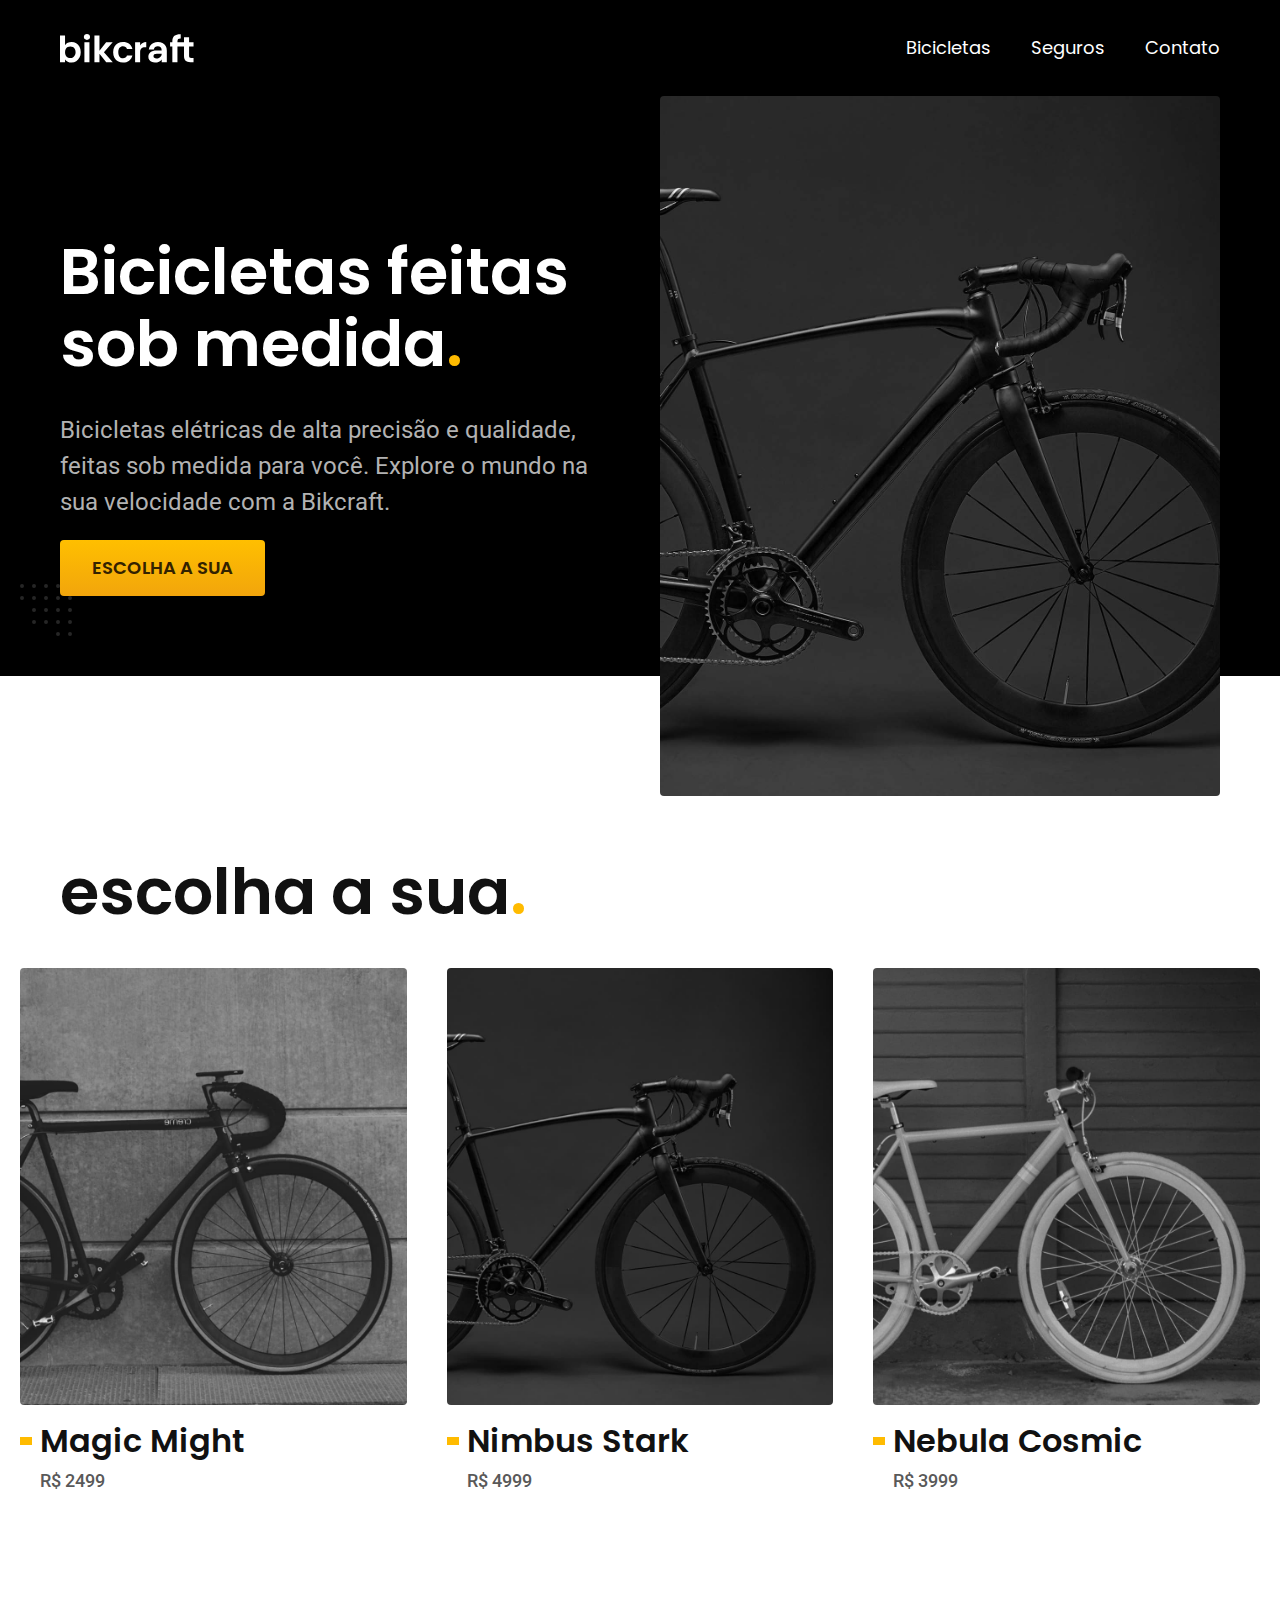
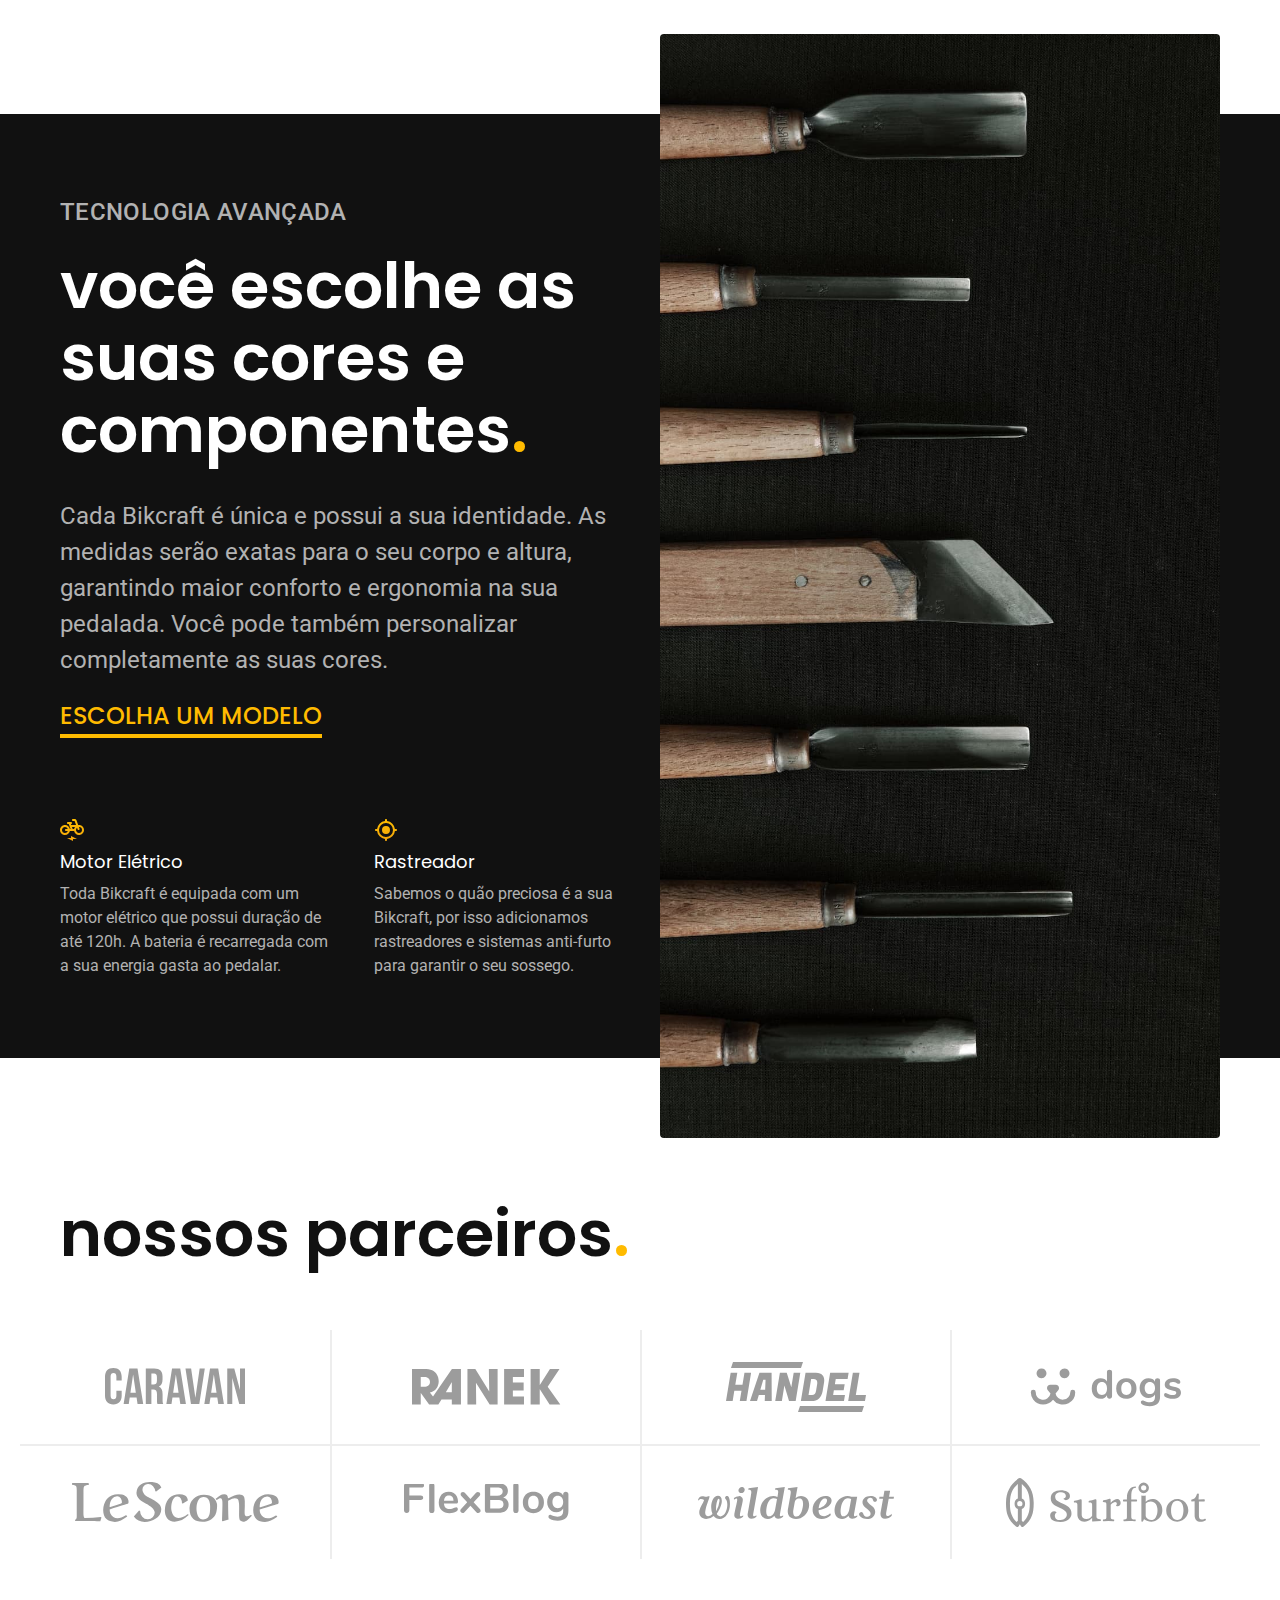
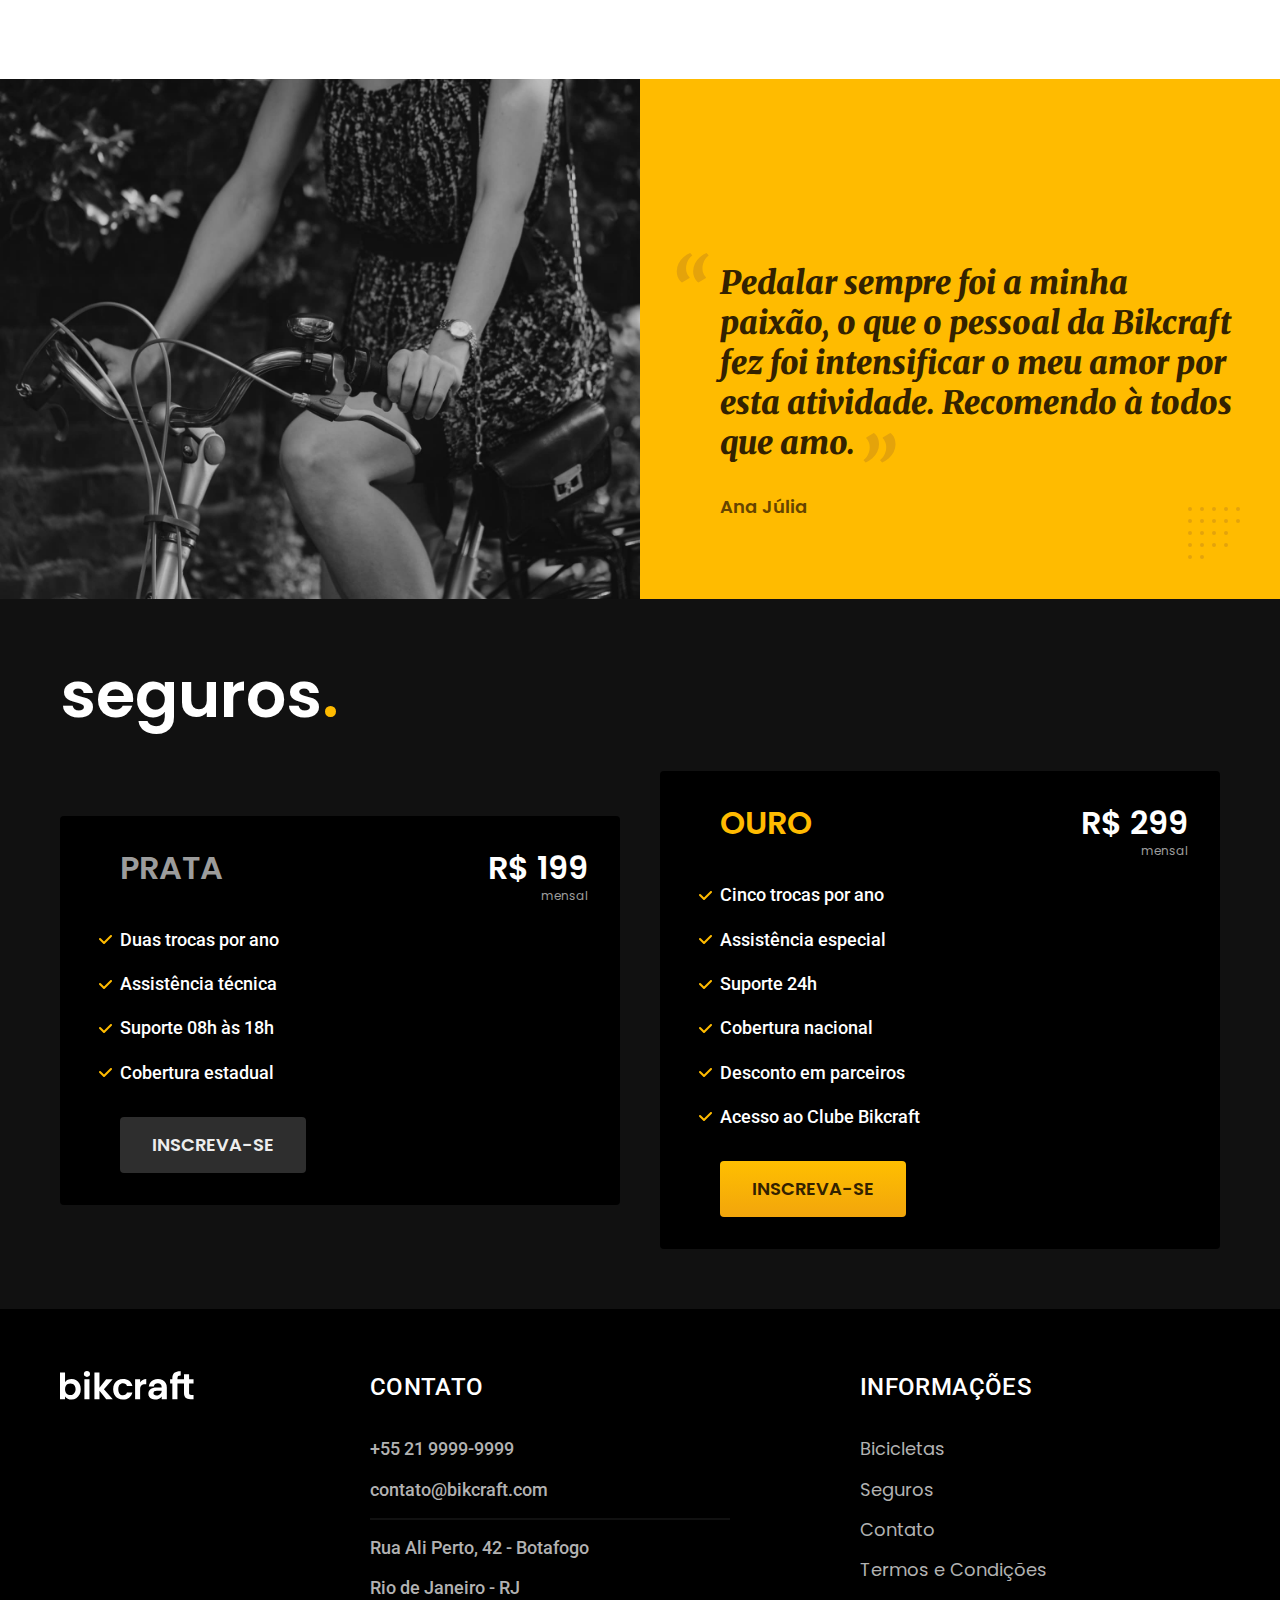
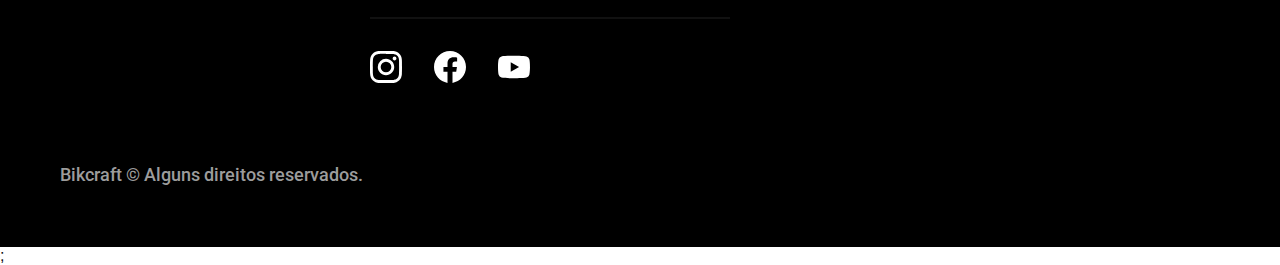
<file: index.html>
<!DOCTYPE html>
<html lang="pt-br">

<head>
  <meta charset="UTF-8">
  <meta name="viewport" content="width=device-width, initial-scale=1.0">

  <title>Bikcraft - Bicicletas Elétricas</title>
  <meta name="description" content="Bicicletas elétricas de alta precisão e qualidade, feitas sob medida para o cliente. Explore o mundo na sua velocidade com a Bikcraft.">
  <link rel="icon" href="./img/favicon.svg" type="image/svg+xml">
  <link rel="preload" href="./css/style.min.css" as="style">
  <link rel="stylesheet" href="./css/style.min.css">
  <script>document.documentElement.classList.add('js')</script>

  <link rel="preconnect" href="https://fonts.googleapis.com">
  <link rel="preconnect" href="https://fonts.gstatic.com" crossorigin="">
  <link href="https://fonts.googleapis.com/css2?family=Merriweather:ital,wght@1,900&amp;family=Poppins:wght@400;600&amp;family=Roboto:wght@400;500&amp;display=swap" rel="stylesheet">
</head>

<body>
  <header class="header-bg">
    <div class="header container">
      <a href="./">
        <img src="./img/bikcraft.svg" width="136" height="32" alt="Bikcraft">
      </a>

      <nav aria-label="primaria">
        <ul class="header-menu font-1-m cor-0">
          <li><a href="./bicicletas.html">Bicicletas</a></li>
          <li><a href="./seguros.html">Seguros</a></li>
          <li><a href="./contato.html">Contato</a></li>
        </ul>
      </nav>
    </div>
  </header>

  <main class="introducao-bg">
    <div class="introducao container">
      <div class="introducao-conteudo">
        <h1 class="font-1-xxl cor-0 fadeInDown" data-anime="200">Bicicletas feitas sob medida<span class="cor-p1">.</span></h1>
        <p class="font-2-l cor-5 fadeInDown" data-anime="400">Bicicletas elétricas de alta precisão e qualidade, feitas sob medida para você. Explore o mundo na sua velocidade com a Bikcraft.</p>
        <a class="botao" href="./bicicletas.html" data-anime="600">Escolha a sua</a>
      </div>
      <picture>
        <source media="(max-width: 800px)" srcset="./img/bicicletas/nimbus.jpg">
        <img src="./img/fotos/introducao.jpg" width="1280" height="1600" alt="Bicicleta elétrica preta." data-anime="800" class="fadeInDown">
      </picture>
    </div>
  </main>

  <article class="bicicletas-lista">
    <h2 class="container font-1-xxl">escolha a sua<span class="cor-p1">.</span></h2>

    <ul>
      <li>
        <a href="./bicicletas/magic.html">
          <img src="./img/bicicletas/magic-home.jpg" alt="Bicicleta preta" width="920" height="1040">
          <h3 class="font-1-xl">Magic Might</h3>
          <span class="font-2-m cor-8">R$ 2499</span>
        </a>
      </li>
      <li>
        <a href="./bicicletas/nimbus.html">
          <img src="./img/bicicletas/nimbus-home.jpg" alt="Bicicleta preta" width="920" height="1040">
          <h3 class="font-1-xl">Nimbus Stark</h3>
          <span class="font-2-m cor-8">R$ 4999</span>
        </a>
      </li>
      <li>
        <a href="./bicicletas/nebula.html">
          <img src="./img/bicicletas/nebula-home.jpg" alt="Bicicleta preta" width="920" height="1040">
          <h3 class="font-1-xl">Nebula Cosmic</h3>
          <span class="font-2-m cor-8">R$ 3999</span>
        </a>
      </li>
    </ul>
  </article>

  <article class="tecnologia-bg">
    <div class="tecnologia container">
      <div class="tecnologia-conteudo">
        <span class="font-2-l-b cor-5">Tecnologia Avançada</span>
        <h2 class="font-1-xxl cor-0">você escolhe as suas cores e componentes<span class="cor-p1">.</span></h2>
        <p class="font-2-l cor-5">Cada Bikcraft é única e possui a sua identidade. As medidas serão exatas para o seu corpo e altura, garantindo maior conforto e ergonomia na sua pedalada. Você pode também personalizar completamente as suas cores.</p>
        <a class="link" href="./bicicletas.html">Escolha um modelo</a>
        <div class="tecnologia-vantagens">
          <div>
            <img src="./img/icones/eletrica.svg" width="24" height="24" alt="">
            <h3 class="font-1-m cor-0">Motor Elétrico</h3>
            <p class="font-2-s cor-5">Toda Bikcraft é equipada com um motor elétrico que possui duração de até 120h. A bateria é recarregada com a sua energia gasta ao pedalar.</p>
          </div>
          <div>
            <img src="./img/icones/rastreador.svg" width="24" height="24" alt="">
            <h3 class="font-1-m cor-0">Rastreador</h3>
            <p class="font-2-s cor-5">Sabemos o quão preciosa é a sua Bikcraft, por isso adicionamos rastreadores e sistemas anti-furto para garantir o seu sossego.</p>
          </div>
        </div>
      </div>
      <div class="tecnologia-imagem">
        <img src="./img/fotos/tecnologia.jpg" width="1200" height="1920" alt="">
      </div>
    </div>
  </article>

  <section class="parceiros" aria-label="Nossos Parceiros">
    <h2 class="container font-1-xxl">nossos parceiros<span class="cor-p1">.</span></h2>

    <ul>
      <li><img src="./img/parceiros/caravan.svg" alt="Caravan" width="140" height="38"></li>
      <li><img src="./img/parceiros/ranek.svg" alt="Ranek" width="149" height="36"></li>
      <li><img src="./img/parceiros/handel.svg" alt="Handel" width="140" height="50"></li>
      <li><img src="./img/parceiros/dogs.svg" alt="Dogs" width="152" height="39"></li>
      <li><img src="./img/parceiros/lescone.svg" alt="LeScone" width="208" height="41"></li>
      <li><img src="./img/parceiros/flexblog.svg" alt="FlexBlog" width="165" height="38"></li>
      <li><img src="./img/parceiros/wildbeast.svg" alt="Wildbeast" width="196" height="34"></li>
      <li><img src="./img/parceiros/surfbot.svg" alt="Surfbot" width="200" height="49"></li>
    </ul>
  </section>

  <section class="depoimento" aria-label="Depoimento">
    <div>
      <img src="./img/fotos/depoimento.jpg" width="1560" height="1360" alt="Pessoa pedalando uma bicicleta Bikcraft">
    </div>
    <div class="depoimento-conteudo">
      <blockquote class="font-1-xl cor-p5">
        <p>Pedalar sempre foi a minha paixão, o que o pessoal da Bikcraft fez foi intensificar o meu amor por esta atividade. Recomendo à todos que amo.</p>
      </blockquote>
      <span class="font-1-m-b cor-p4">Ana Júlia</span>
    </div>
  </section>

  <article class="seguros-bg">
    <div class="seguros container">
      <h2 class="font-1-xxl cor-0">seguros<span class="cor-p1">.</span></h2>
      <div class="seguros-item">
        <h3 class="font-1-xl cor-6">PRATA</h3>
        <span class="font-1-xl cor-0">R$ 199 <span class="font-1-xs cor-6">mensal</span></span>
        <ul class="font-2-m cor-0">
          <li>Duas trocas por ano</li>
          <li>Assistência técnica</li>
          <li>Suporte 08h às 18h</li>
          <li>Cobertura estadual</li>
        </ul>
        <a class="botao secundario" href="./orcamento.html">Inscreva-se</a>
      </div>

      <div class="seguros-item">
        <h3 class="font-1-xl cor-p1">OURO</h3>
        <span class="font-1-xl cor-0">R$ 299 <span class="font-1-xs cor-6">mensal</span></span>
        <ul class="font-2-m cor-0">
          <li>Cinco trocas por ano</li>
          <li>Assistência especial</li>
          <li>Suporte 24h</li>
          <li>Cobertura nacional</li>
          <li>Desconto em parceiros</li>
          <li>Acesso ao Clube Bikcraft</li>
        </ul>
        <a class="botao" href="./orcamento.html">Inscreva-se</a>
      </div>
    </div>
  </article>

  <footer class="footer-bg">
    <div class="footer container">
      <img src="./img/bikcraft.svg" width="136" height="32" alt="Bikcraft">
      <div class="footer-contato">
        <h3 class="font-2-l-b cor-0">Contato</h3>
        <ul class="font-2-m cor-5">
          <li><a href="tel:+552199999999">+55 21 9999-9999</a></li>
          <li><a href="mailto:contato@bikcraft.com">contato@bikcraft.com</a></li>
          <li>Rua Ali Perto, 42 - Botafogo</li>
          <li>Rio de Janeiro - RJ</li>
        </ul>
        <div class="footer-redes">
          <a href="./">
            <img src="./img/redes/instagram.svg" width="32" height="32" alt="Instagram">
          </a>
          <a href="./">
            <img src="./img/redes/facebook.svg" width="32" height="32" alt="Facebook">
          </a>
          <a href="./">
            <img src="./img/redes/youtube.svg" width="32" height="32" alt="Youtube">
          </a>
        </div>
      </div>
      <div class="footer-informacoes">
        <h3 class="font-2-l-b cor-0">Informações</h3>
        <nav>
          <ul class="font-1-m cor-5">
            <li><a href="./bicicletas.html">Bicicletas</a></li>
            <li><a href="./seguros.html">Seguros</a></li>
            <li><a href="./contato.html">Contato</a></li>
            <li><a href="./termos.html">Termos e Condições</a></li>
          </ul>
        </nav>
      </div>
      <p class="footer-copy font-2-m cor-6">Bikcraft © Alguns direitos reservados.</p>
    </div>
  </footer>
  <script src="./js/plugins/simple-anime.js"></script>;
  <script src="./js/script.js"></script>
</body>

</html>
</file>
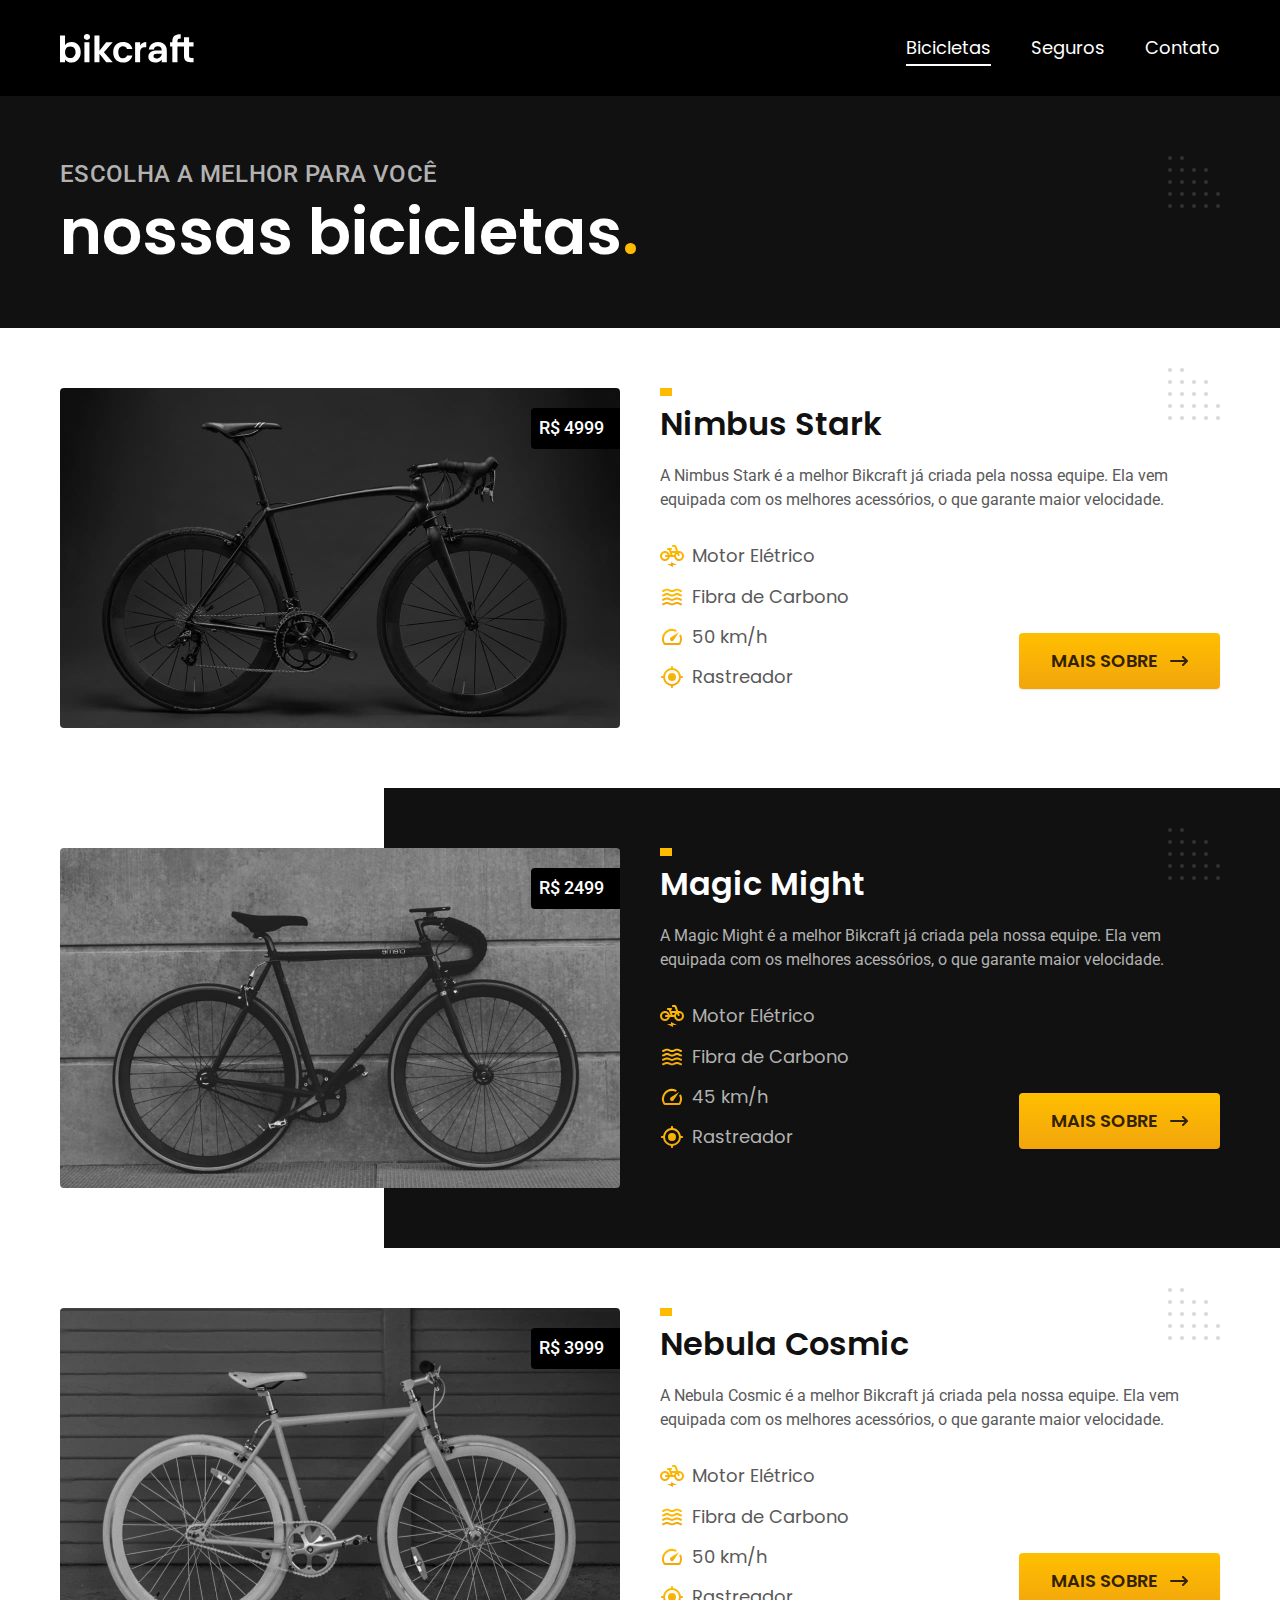
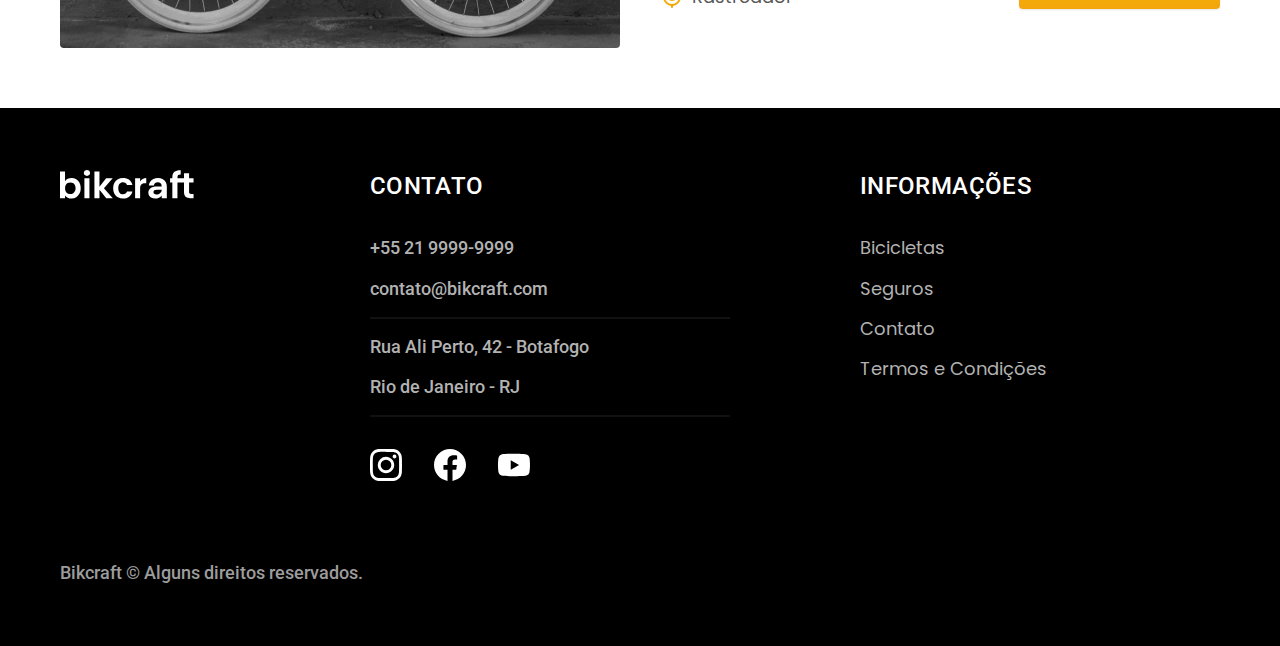
<file: bicicletas.html>
<!DOCTYPE html>
<html lang="pt-br">

<head>
  <meta charset="UTF-8">
  <meta name="viewport" content="width=device-width, initial-scale=1.0">

  <title>Bicicletas | Bikcraft</title>
  <meta name="description" content="Bicicletas">

  <link rel="icon" href="./img/favicon.svg" type="image/svg+xml">
  <link rel="preload" href="./css/style.min.css" as="style">
  <link rel="stylesheet" href="./css/style.min.css">
  <script>document.documentElement.classList.add('js')</script>

  <link rel="preconnect" href="https://fonts.googleapis.com">
  <link rel="preconnect" href="https://fonts.gstatic.com" crossorigin="">
  <link href="https://fonts.googleapis.com/css2?family=Merriweather:ital,wght@1,900&amp;family=Poppins:wght@400;600&amp;family=Roboto:wght@400;500&amp;display=swap" rel="stylesheet">
</head>

<body id="bicicletas">
  <header class="header-bg">
    <div class="header container">
      <a href="./">
        <img src="./img/bikcraft.svg" alt="Bikcraft">
      </a>

      <nav aria-label="primaria">
        <ul class="header-menu font-1-m cor-0">
          <li><a href="./bicicletas.html">Bicicletas</a></li>
          <li><a href="./seguros.html">Seguros</a></li>
          <li><a href="./contato.html">Contato</a></li>
        </ul>
      </nav>
    </div>
  </header>

  <main>
    <div class="titulo-bg">
      <div class="titulo container">
        <p class="font-2-l-b cor-5">Escolha a melhor para você</p>
        <h1 class="font-1-xxl cor-0">nossas bicicletas<span class="cor-p1">.</span></h1>
      </div>
    </div>

    <div class="bicicletas container">
      <div class="bicicletas-imagem">
        <img src="./img/bicicletas/nimbus.jpg" alt="Bicicleta preta">
        <span class="font-2-m cor-0">R$ 4999</span>
      </div>
      <div class="bicicletas-conteudo">
        <h2 class="font-1-xl">Nimbus Stark</h2>
        <p class="font-2-s cor-8">A Nimbus Stark é a melhor Bikcraft já criada pela nossa equipe. Ela vem equipada com os melhores acessórios, o que garante maior velocidade.</p>
        <ul class="font-1-m cor-8">
          <li>
            <img src="./img/icones/eletrica.svg" alt="">
            Motor Elétrico
          </li>
          <li>
            <img src="./img/icones/carbono.svg" alt="">
            Fibra de Carbono
          </li>
          <li>
            <img src="./img/icones/velocidade.svg" alt="">
            50 km/h
          </li>
          <li>
            <img src="./img/icones/rastreador.svg" alt="">
            Rastreador
          </li>
        </ul>
        <a class="botao seta" href="./bicicletas/nimbus.html">Mais Sobre</a>
      </div>
    </div>

    <div class="bicicletas-bg">
      <div class="bicicletas container">
        <div class="bicicletas-imagem">
          <img src="./img/bicicletas/magic.jpg" alt="Bicicleta preta">
          <span class="font-2-m cor-0">R$ 2499</span>
        </div>
        <div class="bicicletas-conteudo">
          <h2 class="font-1-xl cor-0">Magic Might</h2>
          <p class="font-2-s cor-5">A Magic Might é a melhor Bikcraft já criada pela nossa equipe. Ela vem equipada com os melhores acessórios, o que garante maior velocidade.</p>
          <ul class="font-1-m cor-5">
            <li>
              <img src="./img/icones/eletrica.svg" alt="">
              Motor Elétrico
            </li>
            <li>
              <img src="./img/icones/carbono.svg" alt="">
              Fibra de Carbono
            </li>
            <li>
              <img src="./img/icones/velocidade.svg" alt="">
              45 km/h
            </li>
            <li>
              <img src="./img/icones/rastreador.svg" alt="">
              Rastreador
            </li>
          </ul>
          <a class="botao seta" href="./bicicletas/magic.html">Mais Sobre</a>
        </div>
      </div>
    </div>

    <div class="bicicletas container">
      <div class="bicicletas-imagem">
        <img src="./img/bicicletas/nebula.jpg" alt="Bicicleta preta">
        <span class="font-2-m cor-0">R$ 3999</span>
      </div>
      <div class="bicicletas-conteudo">
        <h2 class="font-1-xl">Nebula Cosmic</h2>
        <p class="font-2-s cor-8">A Nebula Cosmic é a melhor Bikcraft já criada pela nossa equipe. Ela vem equipada com os melhores acessórios, o que garante maior velocidade.</p>
        <ul class="font-1-m cor-8">
          <li>
            <img src="./img/icones/eletrica.svg" alt="">
            Motor Elétrico
          </li>
          <li>
            <img src="./img/icones/carbono.svg" alt="">
            Fibra de Carbono
          </li>
          <li>
            <img src="./img/icones/velocidade.svg" alt="">
            50 km/h
          </li>
          <li>
            <img src="./img/icones/rastreador.svg" alt="">
            Rastreador
          </li>
        </ul>
        <a class="botao seta" href="./bicicletas/nebula.html">Mais Sobre</a>
      </div>
    </div>

  </main>

  <footer class="footer-bg">
    <div class="footer container">
      <img src="./img/bikcraft.svg" alt="Bikcraft">
      <div class="footer-contato">
        <h3 class="font-2-l-b cor-0">Contato</h3>
        <ul class="font-2-m cor-5">
          <li><a href="tel:+552199999999">+55 21 9999-9999</a></li>
          <li><a href="mailto:contato@bikcraft.com">contato@bikcraft.com</a></li>
          <li>Rua Ali Perto, 42 - Botafogo</li>
          <li>Rio de Janeiro - RJ</li>
        </ul>
        <div class="footer-redes">
          <a href="./">
            <img src="./img/redes/instagram.svg" alt="Instagram">
          </a>
          <a href="./">
            <img src="./img/redes/facebook.svg" alt="Facebook">
          </a>
          <a href="./">
            <img src="./img/redes/youtube.svg" alt="Youtube">
          </a>
        </div>
      </div>
      <div class="footer-informacoes">
        <h3 class="font-2-l-b cor-0">Informações</h3>
        <nav>
          <ul class="font-1-m cor-5">
            <li><a href="./bicicletas.html">Bicicletas</a></li>
            <li><a href="./seguros.html">Seguros</a></li>
            <li><a href="./contato.html">Contato</a></li>
            <li><a href="./termos.html">Termos e Condições</a></li>
          </ul>
        </nav>
      </div>
      <p class="footer-copy font-2-m cor-6">Bikcraft © Alguns direitos reservados.</p>
    </div>
  </footer>
  <script src="./js/script.js"></script>
</body>

</html>
</file>
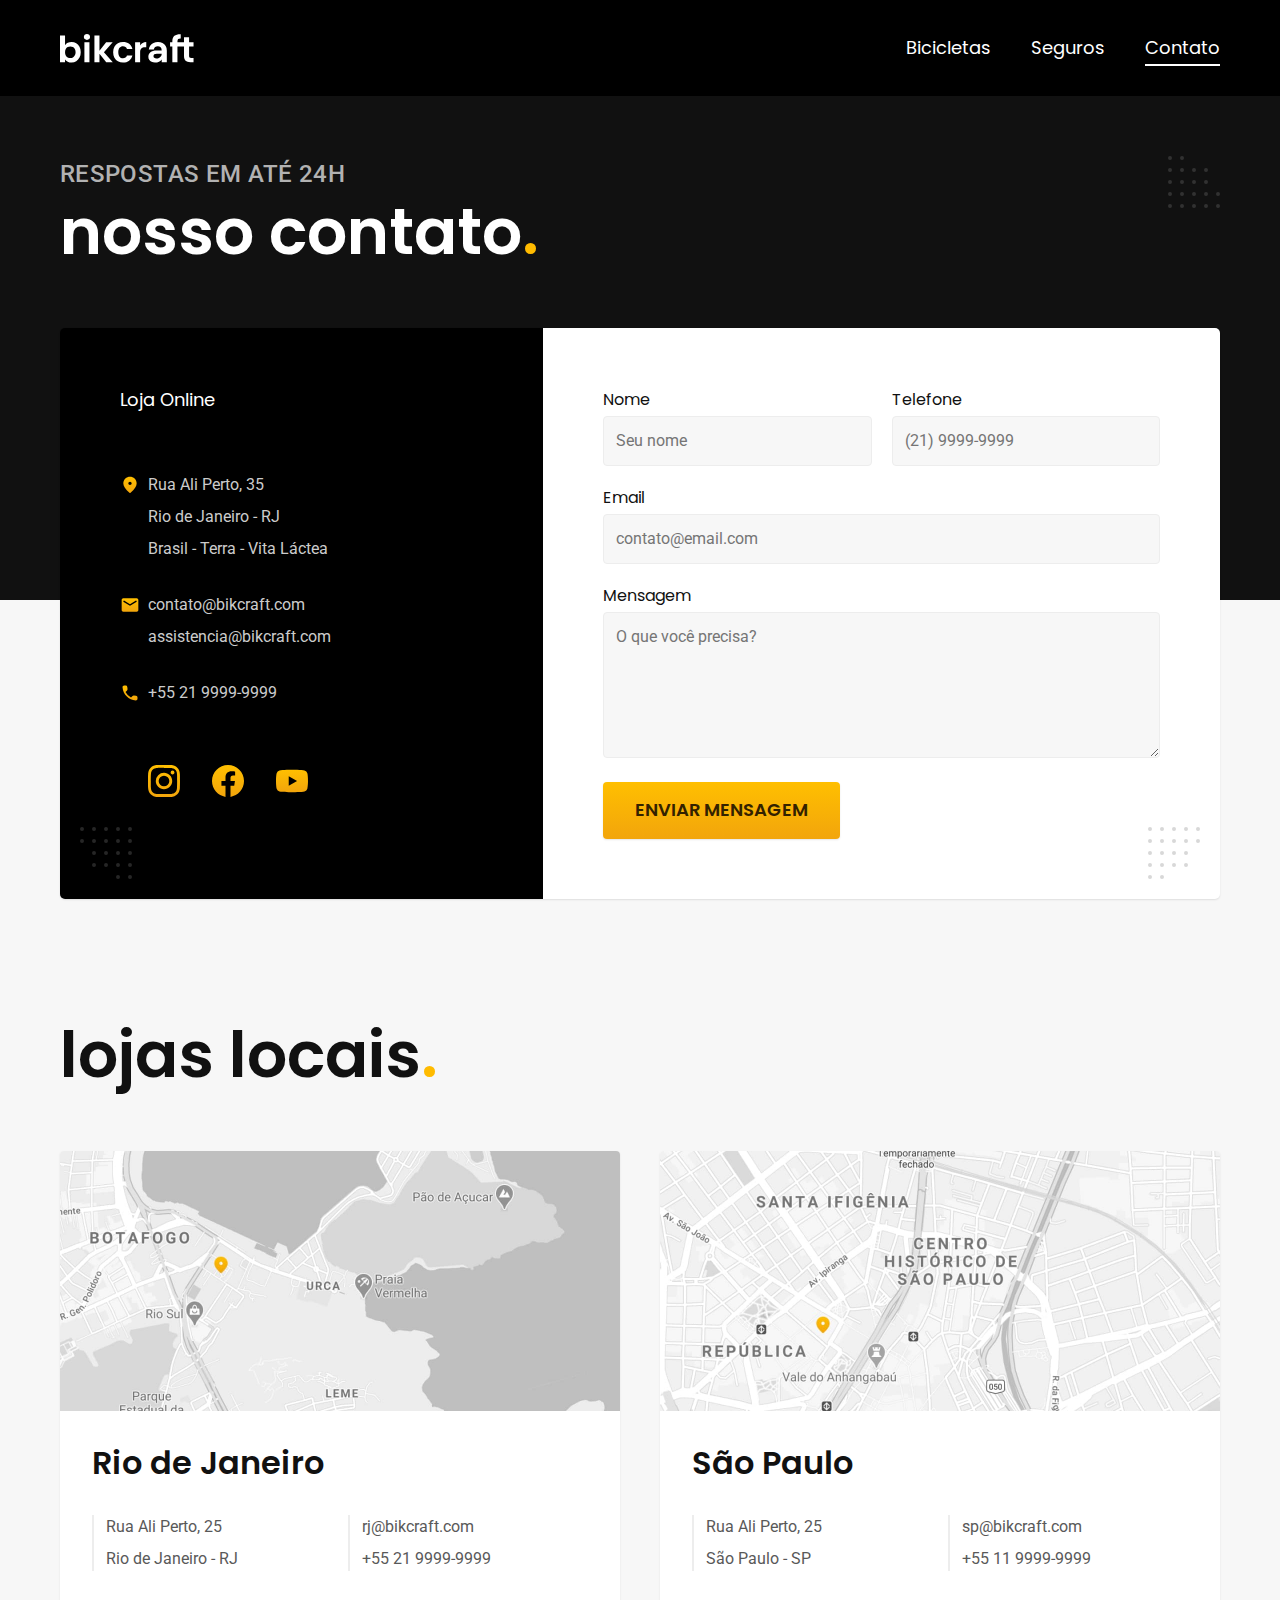
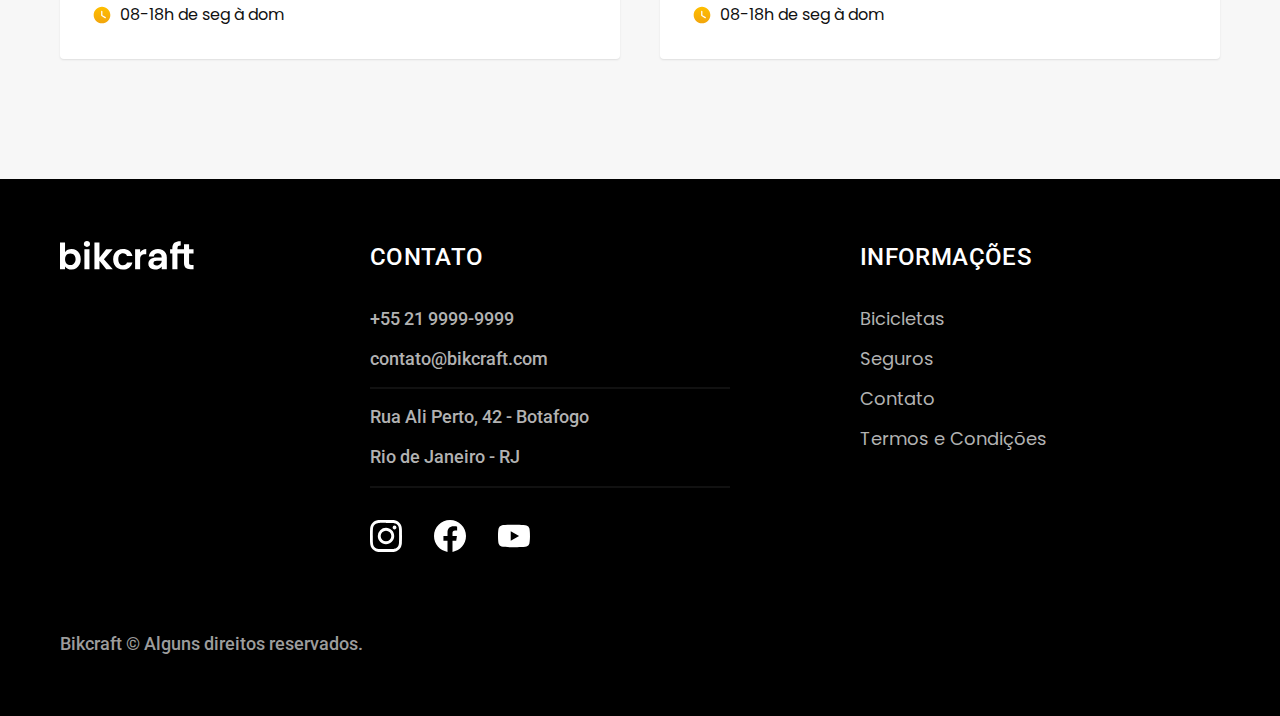
<file: contato.html>
<!DOCTYPE html>
<html lang="pt-br">

<head>
  <meta charset="UTF-8">
  <meta name="viewport" content="width=device-width, initial-scale=1.0">

  <title>Contato | Bikcraft</title>
  <meta name="description" content="Contato.">

  <link rel="icon" href="./img/favicon.svg" type="image/svg+xml">
  <link rel="preload" href="./css/style.min.css" as="style">
  <link rel="stylesheet" href="./css/style.min.css">
  <script>document.documentElement.classList.add('js')</script>

  <link rel="preconnect" href="https://fonts.googleapis.com">
  <link rel="preconnect" href="https://fonts.gstatic.com" crossorigin="">
  <link href="https://fonts.googleapis.com/css2?family=Merriweather:ital,wght@1,900&amp;family=Poppins:wght@400;600&amp;family=Roboto:wght@400;500&amp;display=swap" rel="stylesheet">
</head>

<body id="contato">
  <header class="header-bg">
    <div class="header container">
      <a href="./">
        <img src="./img/bikcraft.svg" alt="Bikcraft">
      </a>

      <nav aria-label="primaria">
        <ul class="header-menu font-1-m cor-0">
          <li><a href="./bicicletas.html">Bicicletas</a></li>
          <li><a href="./seguros.html">Seguros</a></li>
          <li><a href="./contato.html">Contato</a></li>
        </ul>
      </nav>
    </div>
  </header>

  <main>
    <div class="titulo-bg">
      <div class="titulo container">
        <p class="font-2-l-b cor-5">Respostas em até 24h</p>
        <h1 class="font-1-xxl cor-0">nosso contato<span class="cor-p1">.</span></h1>
      </div>
    </div>

    <div class="contato container">
      <section class="contato-dados" aria-label="Endereço">
        <h2 class="font-1-m cor-0">Loja Online</h2>
        <div class="contato-endereco font-2-s cor-4">
          <p>Rua Ali Perto, 35</p>
          <p>Rio de Janeiro - RJ</p>
          <p>Brasil - Terra - Vita Láctea</p>
        </div>
        <address class="contato-meios font-2-s cor-4">
          <a href="mailto:contato@bikcraft.com">contato@bikcraft.com</a>
          <a href="mailto:assistencia@bikcraft.com">assistencia@bikcraft.com</a>
          <a href="tel:+552199999999">+55 21 9999-9999</a>
        </address>
        <div class="contato-redes">
          <a href="./">
            <img src="./img/redes/instagram-p.svg" alt="Instagram">
          </a>
          <a href="./">
            <img src="./img/redes/facebook-p.svg" alt="Facebook">
          </a>
          <a href="./">
            <img src="./img/redes/youtube-p.svg" alt="Youtube">
          </a>
        </div>
      </section>
      <section class="contato-formulario" aria-label="Formulário">
        <form class="form" action="./contato.html">
          <div>
            <label for="nome">Nome</label>
            <input type="text" id="nome" name="nome" placeholder="Seu nome">
          </div>
          <div>
            <label for="telefone">Telefone</label>
            <input type="text" id="telefone" name="telefone" placeholder="(21) 9999-9999">
          </div>
          <div class="col-2">
            <label for="email">Email</label>
            <input type="email" id="email" name="email" placeholder="contato@email.com">
          </div>
          <div class="col-2">
            <label for="mensagem">Mensagem</label>
            <textarea rows="5" id="mensagem" name="mensagem" placeholder="O que você precisa?"></textarea>
          </div>
          <button class="botao col-2">Enviar Mensagem</button>
        </form>
      </section>
    </div>
  </main>

  <article class="lojas container">
    <h2 class="font-1-xxl">lojas locais<span class="cor-p1">.</span></h2>
    <div class="lojas-item">
      <img src="./img/lojas/rj.jpg" alt="mapa marcando o endereço em Rua Ali Perto, 25 - Rio de Janeiro - RJ">
      <div class="lojas-conteudo">
        <h3 class="font-1-xl">Rio de Janeiro</h3>
        <div class="lojas-dados font-2-s cor-8">
          <p>Rua Ali Perto, 25</p>
          <p>Rio de Janeiro - RJ</p>
        </div>
        <div class="lojas-dados font-2-s cor-8">
          <a href="mailto:rj@bikcraft.com">rj@bikcraft.com</a>
          <a href="tel:+552199999999">+55 21 9999-9999</a>
        </div>
        <p class="lojas-tempo font-1-s"><img src="./img/icones/horario.svg" alt="">08-18h de seg à dom</p>
      </div>
    </div>

    <div class="lojas-item">
      <img src="./img/lojas/sp.jpg" alt="mapa marcando o endereço em Rua Ali Perto, 25 - São Paulo - SP">
      <div class="lojas-conteudo">
        <h3 class="font-1-xl">São Paulo</h3>
        <div class="lojas-dados font-2-s cor-8">
          <p>Rua Ali Perto, 25</p>
          <p>São Paulo - SP</p>
        </div>
        <div class="lojas-dados font-2-s cor-8">
          <a href="mailto:sp@bikcraft.com">sp@bikcraft.com</a>
          <a href="tel:+551199999999">+55 11 9999-9999</a>
        </div>
        <p class="lojas-tempo font-1-s"><img src="./img/icones/horario.svg" alt="">08-18h de seg à dom</p>
      </div>
    </div>
  </article>

  <footer class="footer-bg">
    <div class="footer container">
      <img src="./img/bikcraft.svg" alt="Bikcraft">
      <div class="footer-contato">
        <h3 class="font-2-l-b cor-0">Contato</h3>
        <ul class="font-2-m cor-5">
          <li><a href="tel:+552199999999">+55 21 9999-9999</a></li>
          <li><a href="mailto:contato@bikcraft.com">contato@bikcraft.com</a></li>
          <li>Rua Ali Perto, 42 - Botafogo</li>
          <li>Rio de Janeiro - RJ</li>
        </ul>
        <div class="footer-redes">
          <a href="./">
            <img src="./img/redes/instagram.svg" alt="Instagram">
          </a>
          <a href="./">
            <img src="./img/redes/facebook.svg" alt="Facebook">
          </a>
          <a href="./">
            <img src="./img/redes/youtube.svg" alt="Youtube">
          </a>
        </div>
      </div>
      <div class="footer-informacoes">
        <h3 class="font-2-l-b cor-0">Informações</h3>
        <nav>
          <ul class="font-1-m cor-5">
            <li><a href="./bicicletas.html">Bicicletas</a></li>
            <li><a href="./seguros.html">Seguros</a></li>
            <li><a href="./contato.html">Contato</a></li>
            <li><a href="./termos.html">Termos e Condições</a></li>
          </ul>
        </nav>
      </div>
      <p class="footer-copy font-2-m cor-6">Bikcraft © Alguns direitos reservados.</p>
    </div>
  </footer>
  <script src="./js/script.js"></script>
</body>

</html>
</file>
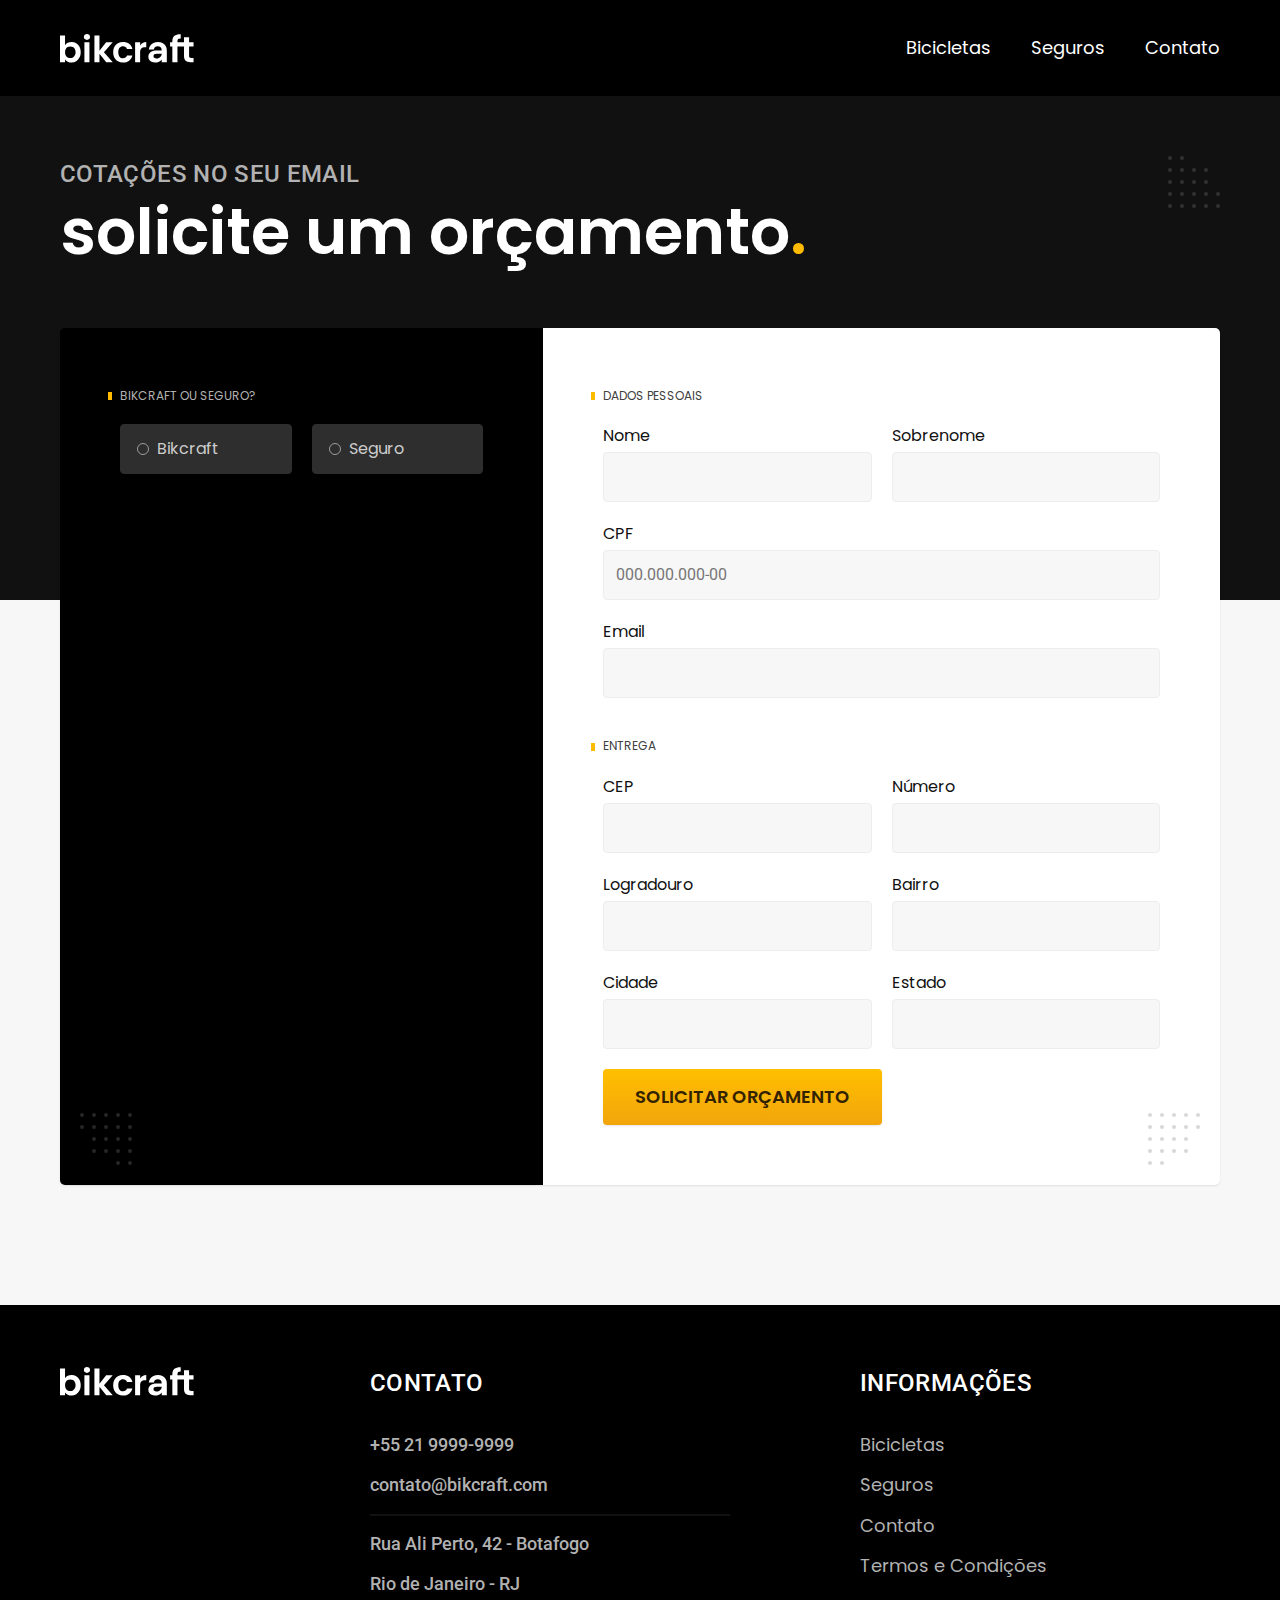
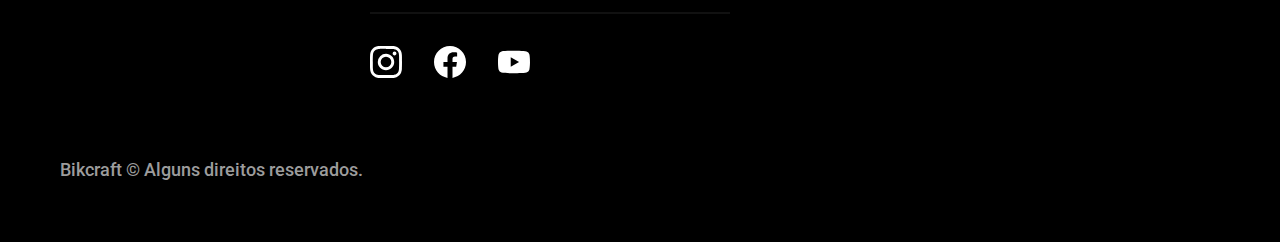
<file: orcamento.html>
<!DOCTYPE html>
<html lang="pt-br">

<head>
  <meta charset="UTF-8">
  <meta name="viewport" content="width=device-width, initial-scale=1.0">

  <title>Orçamento | Bikcraft</title>
  <meta name="description" content="Orçamento.">

  <link rel="icon" href="./img/favicon.svg" type="image/svg+xml">
  <link rel="preload" href="./css/style.min.css" as="style">
  <link rel="stylesheet" href="./css/style.min.css">
  <script>document.documentElement.classList.add('js')</script>

  <link rel="preconnect" href="https://fonts.googleapis.com">
  <link rel="preconnect" href="https://fonts.gstatic.com" crossorigin="">
  <link href="https://fonts.googleapis.com/css2?family=Merriweather:ital,wght@1,900&amp;family=Poppins:wght@400;600&amp;family=Roboto:wght@400;500&amp;display=swap" rel="stylesheet">
</head>

<body id="orcamento">
  <header class="header-bg">
    <div class="header container">
      <a href="./">
        <img src="./img/bikcraft.svg" alt="Bikcraft">
      </a>

      <nav aria-label="primaria">
        <ul class="header-menu font-1-m cor-0">
          <li><a href="./bicicletas.html">Bicicletas</a></li>
          <li><a href="./seguros.html">Seguros</a></li>
          <li><a href="./contato.html">Contato</a></li>
        </ul>
      </nav>
    </div>
  </header>

  <main>
    <div class="titulo-bg">
      <div class="titulo container">
        <p class="font-2-l-b cor-5">Cotações no seu email</p>
        <h1 class="font-1-xxl cor-0">solicite um orçamento<span class="cor-p1">.</span></h1>
      </div>
    </div>

    <form class="orcamento container" action="./orcamento.html">
      <div class="orcamento-produto">
        <h2 class="font-1-xs cor-5">Bikcraft ou Seguro?</h2>

        <input type="radio" name="tipo" value="bikcraft" id="bikcraft">
        <label for="bikcraft">Bikcraft</label>

        <input type="radio" name="tipo" value="seguro" id="seguro">
        <label for="seguro">Seguro</label>

        <div class="orcamento-conteudo" id="orcamento-bikcraft">
          <h2 class="font-1-xs cor-5">Escolha a sua</h2>

          <input type="radio" name="produto" value="nimbus" id="nimbus">
          <label for="nimbus">Nimbus Stark <span>R$ 4999</span></label>
          <div class="orcamento-detalhes">
            <ul class="font-1-xs cor-8">
              <li><img src="./img/icones/eletrica.svg" alt=""> Motor Elétrico</li>
              <li><img src="./img/icones/carbono.svg" alt=""> Fibra de Carbono</li>
              <li><img src="./img/icones/velocidade.svg" alt=""> 50 km/h</li>
              <li><img src="./img/icones/rastreador.svg" alt=""> Rastreador</li>
            </ul>
            <img src="./img/bicicletas/nimbus.jpg" alt="Bicicleta preta">
          </div>

          <input type="radio" name="produto" value="magic" id="magic">
          <label for="magic">Magic Might <span>R$ 2499</span></label>
          <div class="orcamento-detalhes">
            <ul class="font-1-xs cor-8">
              <li><img src="./img/icones/eletrica.svg" alt=""> Motor Elétrico</li>
              <li><img src="./img/icones/carbono.svg" alt=""> Fibra de Carbono</li>
              <li><img src="./img/icones/velocidade.svg" alt=""> 45 km/h</li>
              <li><img src="./img/icones/rastreador.svg" alt=""> Rastreador</li>
            </ul>
            <img src="./img/bicicletas/magic.jpg" alt="Bicicleta preta">
          </div>

          <input type="radio" name="produto" value="nebula" id="nebula">
          <label for="nebula">Nebula Cosmic <span>R$ 3999</span></label>
          <div class="orcamento-detalhes">
            <ul class="font-1-xs cor-8">
              <li><img src="./img/icones/eletrica.svg" alt=""> Motor Elétrico</li>
              <li><img src="./img/icones/carbono.svg" alt=""> Fibra de Carbono</li>
              <li><img src="./img/icones/velocidade.svg" alt=""> 40 km/h</li>
              <li><img src="./img/icones/rastreador.svg" alt=""> Rastreador</li>
            </ul>
            <img src="./img/bicicletas/nebula.jpg" alt="Bicicleta branca">
          </div>

        </div>

        <div class="orcamento-conteudo" id="orcamento-seguro">
          <h2 class="font-1-xs cor-5">Escolha o plano</h2>

          <input type="radio" name="produto" value="prata" id="prata">
          <label for="prata">Prata <span>R$ 199</span></label>

          <input type="radio" name="produto" value="ouro" id="ouro">
          <label for="ouro">Ouro <span>R$ 299</span></label>
        </div>
      </div>
      <div class="orcamento-dados form">
        <h2 class="font-1-xs cor-9 col-2">dados pessoais</h2>
        <div>
          <label for="nome">Nome</label>
          <input type="text" id="nome" name="nome">
        </div>
        <div>
          <label for="sobrenome">Sobrenome</label>
          <input type="text" id="sobrenome" name="sobrenome">
        </div>
        <div class="col-2">
          <label for="cpf">CPF</label>
          <input type="text" id="cpf" name="cpf" placeholder="000.000.000-00">
        </div>
        <div class="col-2">
          <label for="email">Email</label>
          <input type="email" id="email" name="email">
        </div>
        <h2 class="font-1-xs cor-9 col-2">entrega</h2>
        <div>
          <label for="cep">CEP</label>
          <input type="text" id="cep" name="cep">
        </div>
        <div>
          <label for="numero">Número</label>
          <input type="text" id="numero" name="numero">
        </div>
        <div>
          <label for="logradouro">Logradouro</label>
          <input type="text" id="logradouro" name="logradouro">
        </div>
        <div>
          <label for="bairro">Bairro</label>
          <input type="text" id="bairro" name="bairro">
        </div>
        <div>
          <label for="cidade">Cidade</label>
          <input type="text" id="cidade" name="cidade">
        </div>
        <div>
          <label for="estado">Estado</label>
          <input type="text" id="estado" name="estado">
        </div>
        <button class="botao col-2">Solicitar Orçamento</button>
      </div>
    </form>
  </main>

  <footer class="footer-bg">
    <div class="footer container">
      <img src="./img/bikcraft.svg" alt="Bikcraft">
      <div class="footer-contato">
        <h3 class="font-2-l-b cor-0">Contato</h3>
        <ul class="font-2-m cor-5">
          <li><a href="tel:+552199999999">+55 21 9999-9999</a></li>
          <li><a href="mailto:contato@bikcraft.com">contato@bikcraft.com</a></li>
          <li>Rua Ali Perto, 42 - Botafogo</li>
          <li>Rio de Janeiro - RJ</li>
        </ul>
        <div class="footer-redes">
          <a href="./">
            <img src="./img/redes/instagram.svg" alt="Instagram">
          </a>
          <a href="./">
            <img src="./img/redes/facebook.svg" alt="Facebook">
          </a>
          <a href="./">
            <img src="./img/redes/youtube.svg" alt="Youtube">
          </a>
        </div>
      </div>
      <div class="footer-informacoes">
        <h3 class="font-2-l-b cor-0">Informações</h3>
        <nav>
          <ul class="font-1-m cor-5">
            <li><a href="./bicicletas.html">Bicicletas</a></li>
            <li><a href="./seguros.html">Seguros</a></li>
            <li><a href="./contato.html">Contato</a></li>
            <li><a href="./termos.html">Termos e Condições</a></li>
          </ul>
        </nav>
      </div>
      <p class="footer-copy font-2-m cor-6">Bikcraft © Alguns direitos reservados.</p>
    </div>
  </footer>
  <script src="./js/script.js"></script>
</body>

</html>
</file>
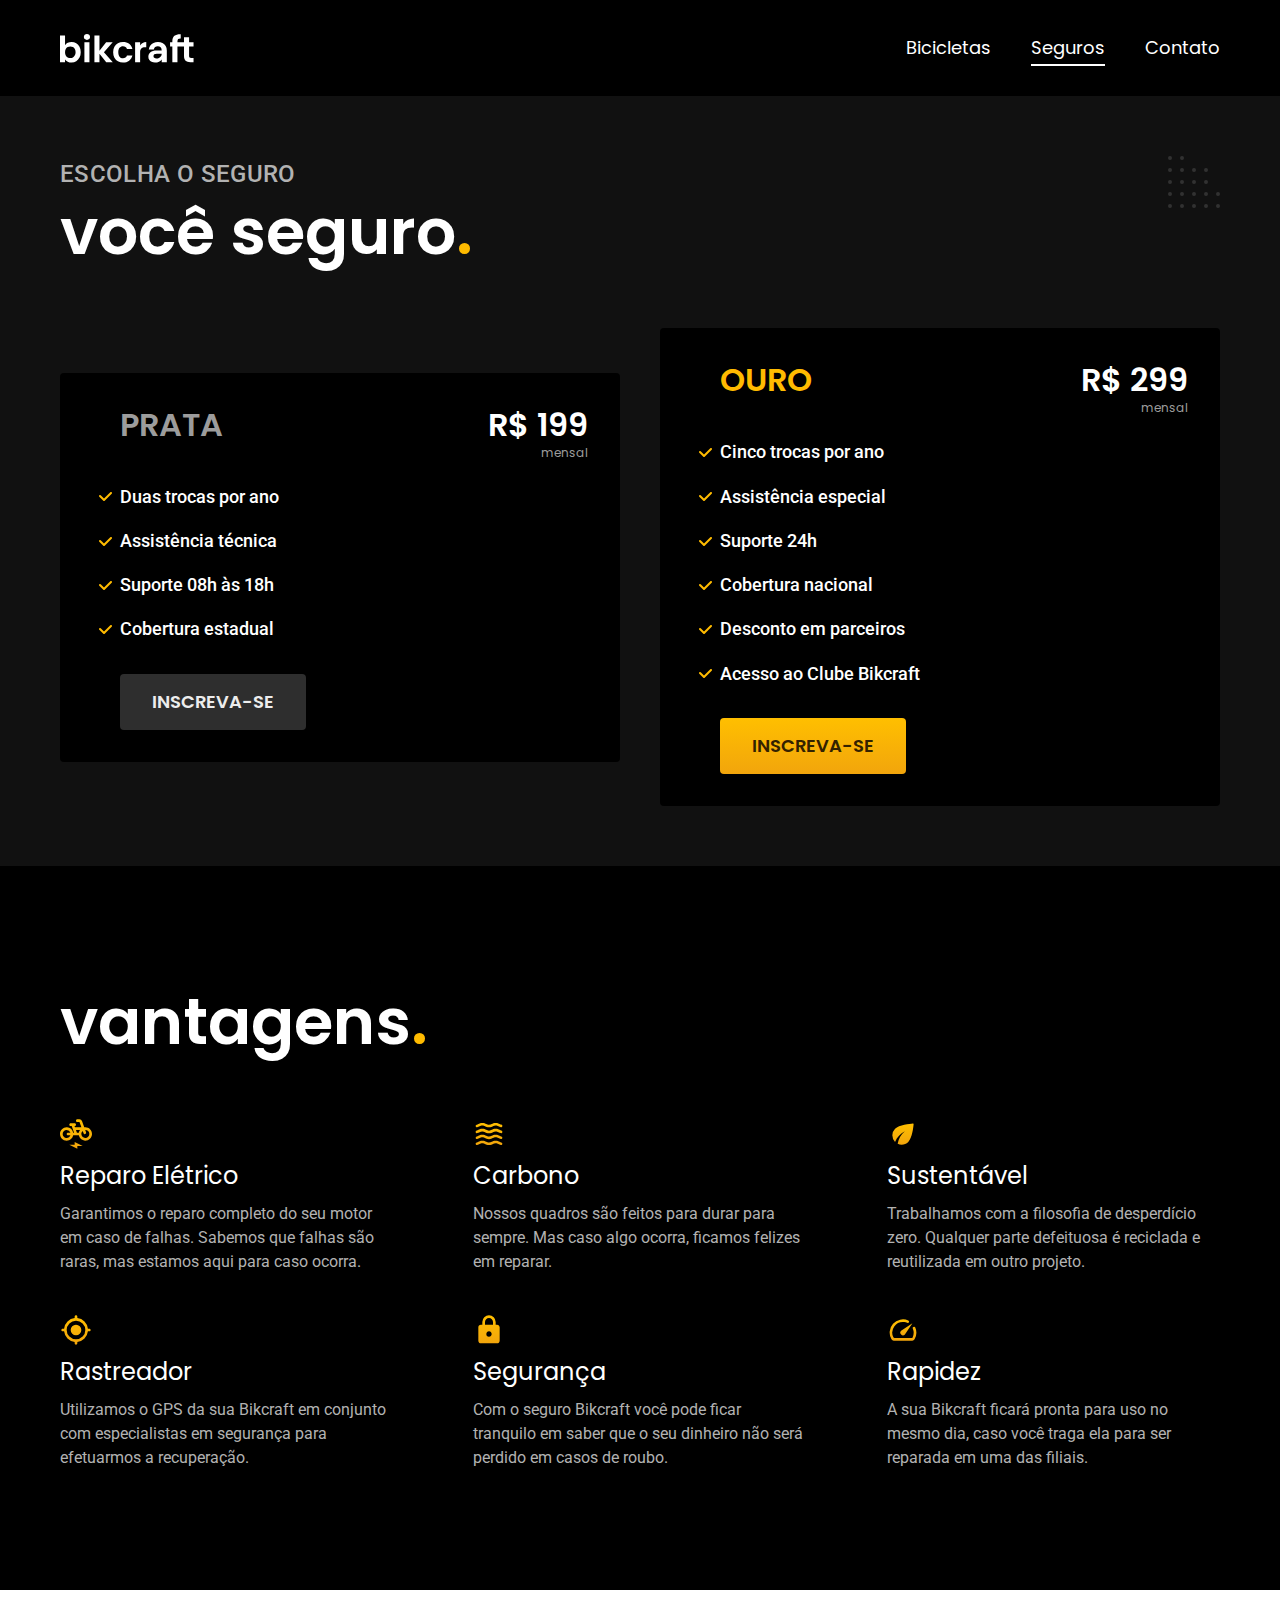
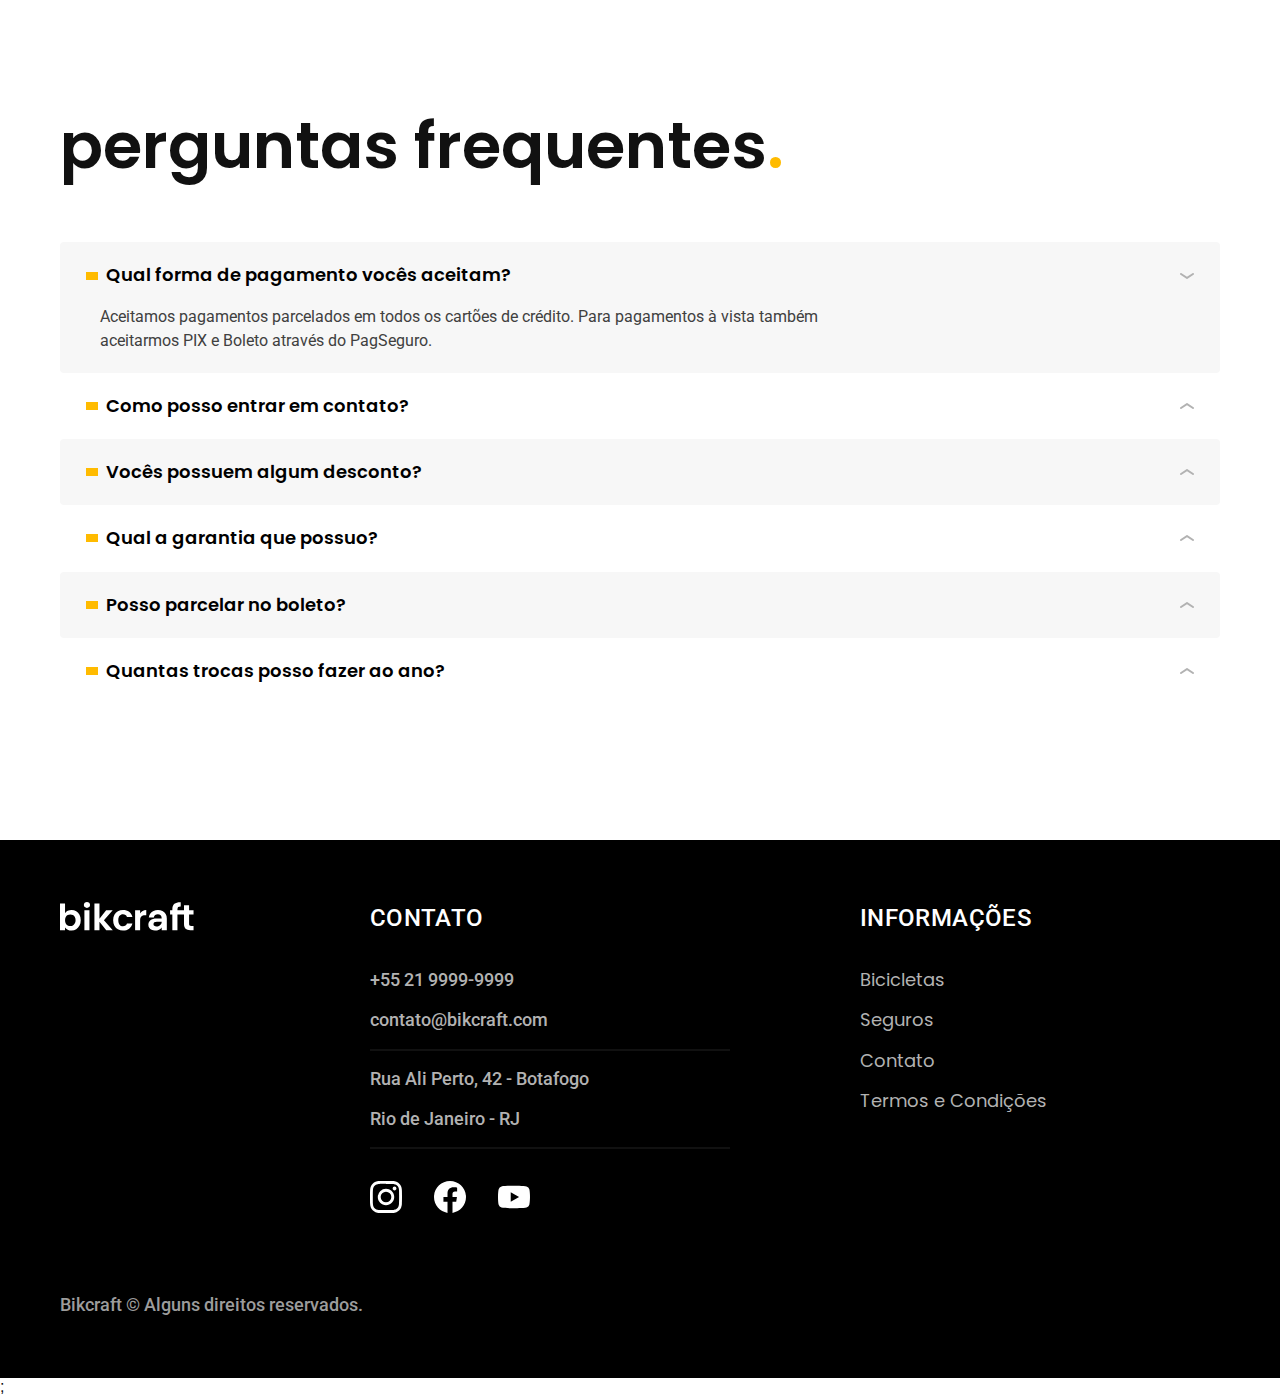
<file: seguros.html>
<!DOCTYPE html>
<html lang="pt-br">

<head>
  <meta charset="UTF-8">
  <meta name="viewport" content="width=device-width, initial-scale=1.0">

  <title>Seguros | Bikcraft</title>
  <meta name="description" content="Seguros.">

  <link rel="icon" href="./img/favicon.svg" type="image/svg+xml">
  <link rel="preload" href="./css/style.min.css" as="style">
  <link rel="stylesheet" href="./css/style.min.css">
  <script>document.documentElement.classList.add('js')</script>

  <link rel="preconnect" href="https://fonts.googleapis.com">
  <link rel="preconnect" href="https://fonts.gstatic.com" crossorigin="">
  <link href="https://fonts.googleapis.com/css2?family=Merriweather:ital,wght@1,900&amp;family=Poppins:wght@400;600&amp;family=Roboto:wght@400;500&amp;display=swap" rel="stylesheet">
</head>

<body id="seguros">
  <header class="header-bg">
    <div class="header container">
      <a href="./">
        <img src="./img/bikcraft.svg" alt="Bikcraft">
      </a>

      <nav aria-label="primaria">
        <ul class="header-menu font-1-m cor-0">
          <li><a href="./bicicletas.html">Bicicletas</a></li>
          <li><a href="./seguros.html">Seguros</a></li>
          <li><a href="./contato.html">Contato</a></li>
        </ul>
      </nav>
    </div>
  </header>

  <main class="seguros-bg">
    <div class="titulo-bg">
      <div class="titulo container">
        <p class="font-2-l-b cor-5">Escolha o seguro</p>
        <h1 class="font-1-xxl cor-0">você seguro<span class="cor-p1">.</span></h1>
      </div>
    </div>

    <div class="seguros container">

      <div class="seguros-item fadeInLeft" data-anime="200">
        <h3 class="font-1-xl cor-6">PRATA</h3>
        <span class="font-1-xl cor-0">R$ 199 <span class="font-1-xs cor-6">mensal</span></span>
        <ul class="font-2-m cor-0">
          <li>Duas trocas por ano</li>
          <li>Assistência técnica</li>
          <li>Suporte 08h às 18h</li>
          <li>Cobertura estadual</li>
        </ul>
        <a class="botao secundario" href="./orcamento.html?tipo=seguro&produto=prata">Inscreva-se</a>
      </div>

      <div class="seguros-item fadeInRight" data-anime="200">
        <h3 class="font-1-xl cor-p1">OURO</h3>
        <span class="font-1-xl cor-0">R$ 299 <span class="font-1-xs cor-6">mensal</span></span>
        <ul class="font-2-m cor-0">
          <li>Cinco trocas por ano</li>
          <li>Assistência especial</li>
          <li>Suporte 24h</li>
          <li>Cobertura nacional</li>
          <li>Desconto em parceiros</li>
          <li>Acesso ao Clube Bikcraft</li>
        </ul>
        <a class="botao" href="./orcamento.html?tipo=seguro&produto=ouro">Inscreva-se</a>
      </div>
    </div>
  </main>

  <article class="vantagens-bg">
    <div class="vantagens container">
      <h2 class="font-1-xxl cor-0">vantagens<span class="cor-p1">.</span></h2>
      <ul>
        <li>
          <img src="./img/icones/eletrica.svg" alt="">
          <h3 class="font-1-l cor-0">Reparo Elétrico</h3>
          <p class="font-2-s cor-5">Garantimos o reparo completo do seu motor em caso de falhas. Sabemos que falhas são raras, mas estamos aqui para caso ocorra.</p>
        </li>
        <li>
          <img src="./img/icones/carbono.svg" alt="">
          <h3 class="font-1-l cor-0">Carbono</h3>
          <p class="font-2-s cor-5">Nossos quadros são feitos para durar para sempre. Mas caso algo ocorra, ficamos felizes em reparar.</p>
        </li>
        <li>
          <img src="./img/icones/sustentavel.svg" alt="">
          <h3 class="font-1-l cor-0">Sustentável</h3>
          <p class="font-2-s cor-5">Trabalhamos com a filosofia de desperdício zero. Qualquer parte defeituosa é reciclada e reutilizada em outro projeto.</p>
        </li>
        <li>
          <img src="./img/icones/rastreador.svg" alt="">
          <h3 class="font-1-l cor-0">Rastreador</h3>
          <p class="font-2-s cor-5">Utilizamos o GPS da sua Bikcraft em conjunto com especialistas em segurança para efetuarmos a recuperação.</p>
        </li>
        <li>
          <img src="./img/icones/seguro.svg" alt="">
          <h3 class="font-1-l cor-0">Segurança</h3>
          <p class="font-2-s cor-5">Com o seguro Bikcraft você pode ficar tranquilo em saber que o seu dinheiro não será perdido em casos de roubo.</p>
        </li>
        <li>
          <img src="./img/icones/velocidade.svg" alt="">
          <h3 class="font-1-l cor-0">Rapidez</h3>
          <p class="font-2-s cor-5">A sua Bikcraft ficará pronta para uso no mesmo dia, caso você traga ela para ser reparada em uma das filiais.</p>
        </li>
      </ul>
    </div>
  </article>

  <article class="perguntas container">
    <h2 class="font-1-xxl">perguntas frequentes<span class="cor-p1">.</span></h2>

    <dl>
      <div>
        <dt><button class="font-1-m-b" aria-controls="pergunta1" aria-expanded="true">Qual forma de pagamento vocês aceitam?</button></dt>
        <dd class="font-2-s cor-9 ativa" id="pergunta1">Aceitamos pagamentos parcelados em todos os cartões de crédito. Para pagamentos à vista também aceitarmos PIX e Boleto através do PagSeguro.</dd>
      </div>
      <div>
        <dt><button class="font-1-m-b" aria-controls="pergunta2" aria-expanded="false">Como posso entrar em contato?</button></dt>
        <dd class="font-2-s cor-9" id="pergunta2">Aceitamos pagamentos parcelados em todos os cartões de crédito. Para pagamentos à vista também aceitarmos PIX e Boleto através do PagSeguro.</dd>
      </div>
      <div>
        <dt><button class="font-1-m-b" aria-controls="pergunta3" aria-expanded="false">Vocês possuem algum desconto?</button></dt>
        <dd class="font-2-s cor-9" id="pergunta3">Aceitamos pagamentos parcelados em todos os cartões de crédito. Para pagamentos à vista também aceitarmos PIX e Boleto através do PagSeguro.</dd>
      </div>
      <div>
        <dt><button class="font-1-m-b" aria-controls="pergunta4" aria-expanded="false">Qual a garantia que possuo?</button></dt>
        <dd class="font-2-s cor-9" id="pergunta4">Aceitamos pagamentos parcelados em todos os cartões de crédito. Para pagamentos à vista também aceitarmos PIX e Boleto através do PagSeguro.</dd>
      </div>
      <div>
        <dt><button class="font-1-m-b" aria-controls="pergunta5" aria-expanded="false">Posso parcelar no boleto?</button></dt>
        <dd class="font-2-s cor-9" id="pergunta5">Aceitamos pagamentos parcelados em todos os cartões de crédito. Para pagamentos à vista também aceitarmos PIX e Boleto através do PagSeguro.</dd>
      </div>
      <div>
        <dt><button class="font-1-m-b" aria-controls="pergunta6" aria-expanded="false">Quantas trocas posso fazer ao ano?</button></dt>
        <dd class="font-2-s cor-9" id="pergunta6">Aceitamos pagamentos parcelados em todos os cartões de crédito. Para pagamentos à vista também aceitarmos PIX e Boleto através do PagSeguro.</dd>
      </div>
    </dl>
  </article>

  <footer class="footer-bg">
    <div class="footer container">
      <img src="./img/bikcraft.svg" alt="Bikcraft">
      <div class="footer-contato">
        <h3 class="font-2-l-b cor-0">Contato</h3>
        <ul class="font-2-m cor-5">
          <li><a href="tel:+552199999999">+55 21 9999-9999</a></li>
          <li><a href="mailto:contato@bikcraft.com">contato@bikcraft.com</a></li>
          <li>Rua Ali Perto, 42 - Botafogo</li>
          <li>Rio de Janeiro - RJ</li>
        </ul>
        <div class="footer-redes">
          <a href="./">
            <img src="./img/redes/instagram.svg" alt="Instagram">
          </a>
          <a href="./">
            <img src="./img/redes/facebook.svg" alt="Facebook">
          </a>
          <a href="./">
            <img src="./img/redes/youtube.svg" alt="Youtube">
          </a>
        </div>
      </div>
      <div class="footer-informacoes">
        <h3 class="font-2-l-b cor-0">Informações</h3>
        <nav>
          <ul class="font-1-m cor-5">
            <li><a href="./bicicletas.html">Bicicletas</a></li>
            <li><a href="./seguros.html">Seguros</a></li>
            <li><a href="./contato.html">Contato</a></li>
            <li><a href="./termos.html">Termos e Condições</a></li>
          </ul>
        </nav>
      </div>
      <p class="footer-copy font-2-m cor-6">Bikcraft © Alguns direitos reservados.</p>
    </div>
  </footer>
  <script src="./js/plugins/simple-anime.js"></script>;
  <script src="./js/script.js"></script>
</body>

</html>
</file>
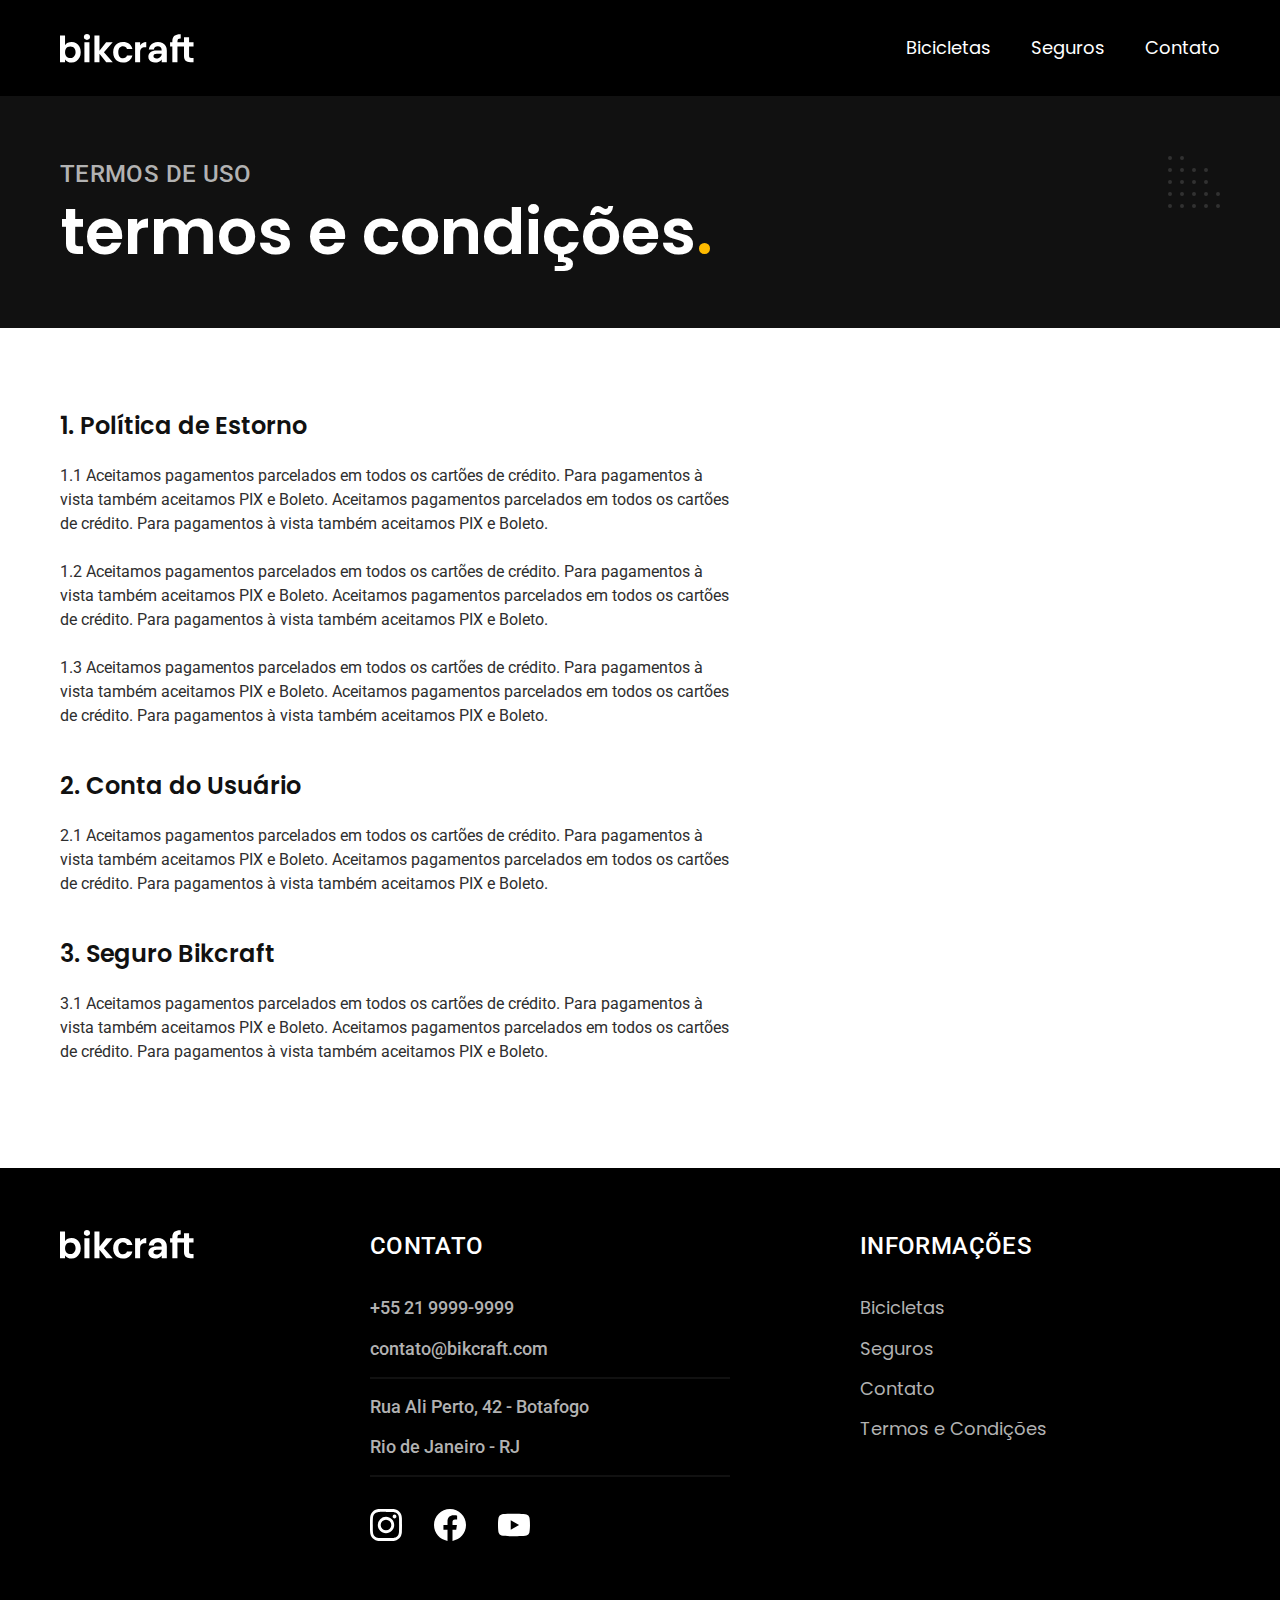
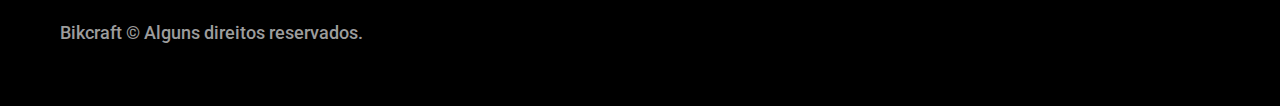
<file: termos.html>
<!DOCTYPE html>
<html lang="pt-br">

<head>
  <meta charset="UTF-8">
  <meta name="viewport" content="width=device-width, initial-scale=1.0">

  <title>Termos e Condições | Bikcraft</title>
  <meta name="description" content="Termos e condições.">

  <link rel="icon" href="./img/favicon.svg" type="image/svg+xml">
  <link rel="preload" href="./css/style.min.css" as="style">
  <link rel="stylesheet" href="./css/style.min.css">
  <script>document.documentElement.classList.add('js')</script>

  <link rel="preconnect" href="https://fonts.googleapis.com">
  <link rel="preconnect" href="https://fonts.gstatic.com" crossorigin="">
  <link href="https://fonts.googleapis.com/css2?family=Merriweather:ital,wght@1,900&amp;family=Poppins:wght@400;600&amp;family=Roboto:wght@400;500&amp;display=swap" rel="stylesheet">
</head>

<body id="termos">
  <header class="header-bg">
    <div class="header container">
      <a href="./">
        <img src="./img/bikcraft.svg" alt="Bikcraft">
      </a>

      <nav aria-label="primaria">
        <ul class="header-menu font-1-m cor-0">
          <li><a href="./bicicletas.html">Bicicletas</a></li>
          <li><a href="./seguros.html">Seguros</a></li>
          <li><a href="./contato.html">Contato</a></li>
        </ul>
      </nav>
    </div>
  </header>

  <main>
    <div class="titulo-bg">
      <div class="titulo container">
        <p class="font-2-l-b cor-5">Termos de uso</p>
        <h1 class="font-1-xxl cor-0">termos e condições<span class="cor-p1">.</span></h1>
      </div>
    </div>

    <div class="termos font-2-s cor-10 container">
      <h2 class="font-1-l cor-11">1. Política de Estorno</h2>
      <p>1.1 Aceitamos pagamentos parcelados em todos os cartões de crédito. Para pagamentos à vista também aceitamos PIX e Boleto. Aceitamos pagamentos parcelados em todos os cartões de crédito. Para pagamentos à vista também aceitamos PIX e Boleto.</p>
      <p>1.2 Aceitamos pagamentos parcelados em todos os cartões de crédito. Para pagamentos à vista também aceitamos PIX e Boleto. Aceitamos pagamentos parcelados em todos os cartões de crédito. Para pagamentos à vista também aceitamos PIX e Boleto.</p>
      <p>1.3 Aceitamos pagamentos parcelados em todos os cartões de crédito. Para pagamentos à vista também aceitamos PIX e Boleto. Aceitamos pagamentos parcelados em todos os cartões de crédito. Para pagamentos à vista também aceitamos PIX e Boleto.</p>
      <h2 class="font-1-l cor-11">2. Conta do Usuário</h2>
      <p>2.1 Aceitamos pagamentos parcelados em todos os cartões de crédito. Para pagamentos à vista também aceitamos PIX e Boleto. Aceitamos pagamentos parcelados em todos os cartões de crédito. Para pagamentos à vista também aceitamos PIX e Boleto.</p>
      <h2 class="font-1-l cor-11">3. Seguro Bikcraft</h2>
      <p>3.1 Aceitamos pagamentos parcelados em todos os cartões de crédito. Para pagamentos à vista também aceitamos PIX e Boleto. Aceitamos pagamentos parcelados em todos os cartões de crédito. Para pagamentos à vista também aceitamos PIX e Boleto.</p>
    </div>
  </main>

  <footer class="footer-bg">
    <div class="footer container">
      <img src="./img/bikcraft.svg" alt="Bikcraft">
      <div class="footer-contato">
        <h3 class="font-2-l-b cor-0">Contato</h3>
        <ul class="font-2-m cor-5">
          <li><a href="tel:+552199999999">+55 21 9999-9999</a></li>
          <li><a href="mailto:contato@bikcraft.com">contato@bikcraft.com</a></li>
          <li>Rua Ali Perto, 42 - Botafogo</li>
          <li>Rio de Janeiro - RJ</li>
        </ul>
        <div class="footer-redes">
          <a href="./">
            <img src="./img/redes/instagram.svg" alt="Instagram">
          </a>
          <a href="./">
            <img src="./img/redes/facebook.svg" alt="Facebook">
          </a>
          <a href="./">
            <img src="./img/redes/youtube.svg" alt="Youtube">
          </a>
        </div>
      </div>
      <div class="footer-informacoes">
        <h3 class="font-2-l-b cor-0">Informações</h3>
        <nav>
          <ul class="font-1-m cor-5">
            <li><a href="./bicicletas.html">Bicicletas</a></li>
            <li><a href="./seguros.html">Seguros</a></li>
            <li><a href="./contato.html">Contato</a></li>
            <li><a href="./termos.html">Termos e Condições</a></li>
          </ul>
        </nav>
      </div>
      <p class="footer-copy font-2-m cor-6">Bikcraft © Alguns direitos reservados.</p>
    </div>
  </footer>
  <script src="./js/script.js"></script>
</body>

</html>
</file>
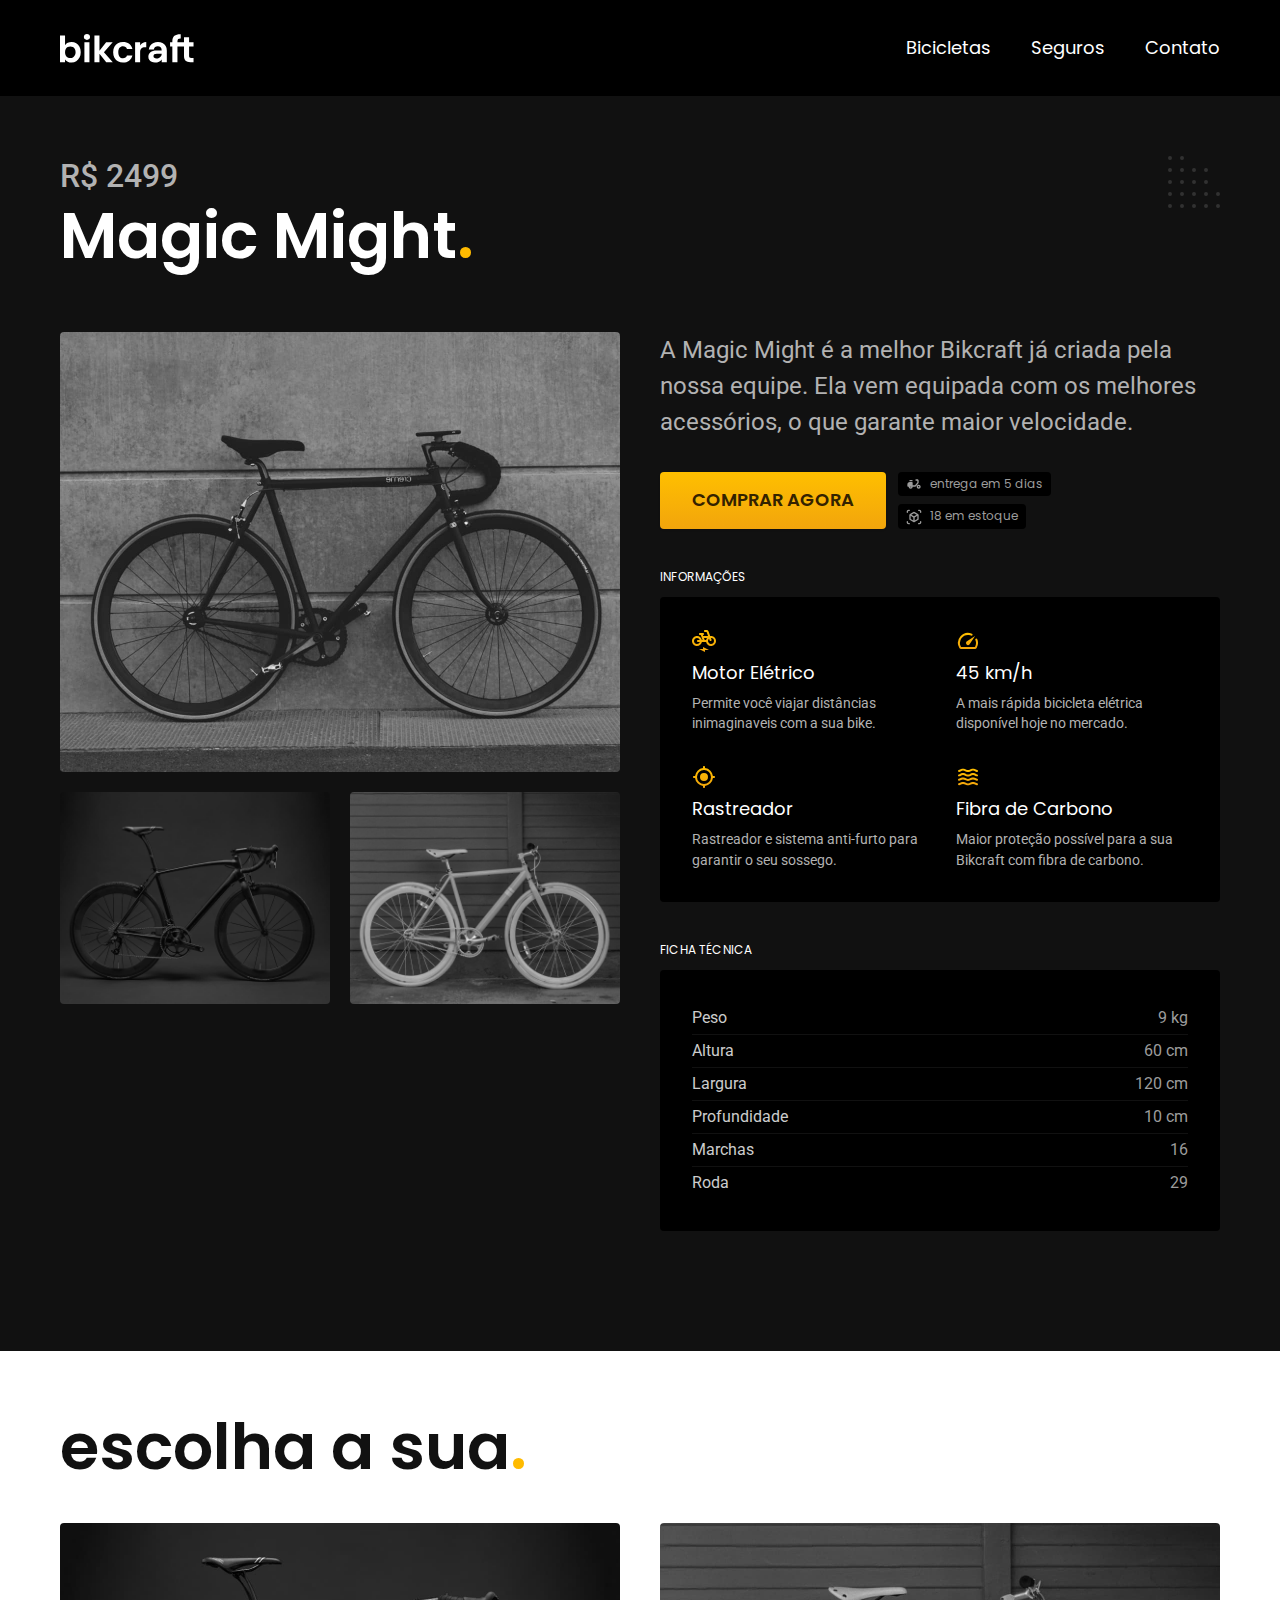
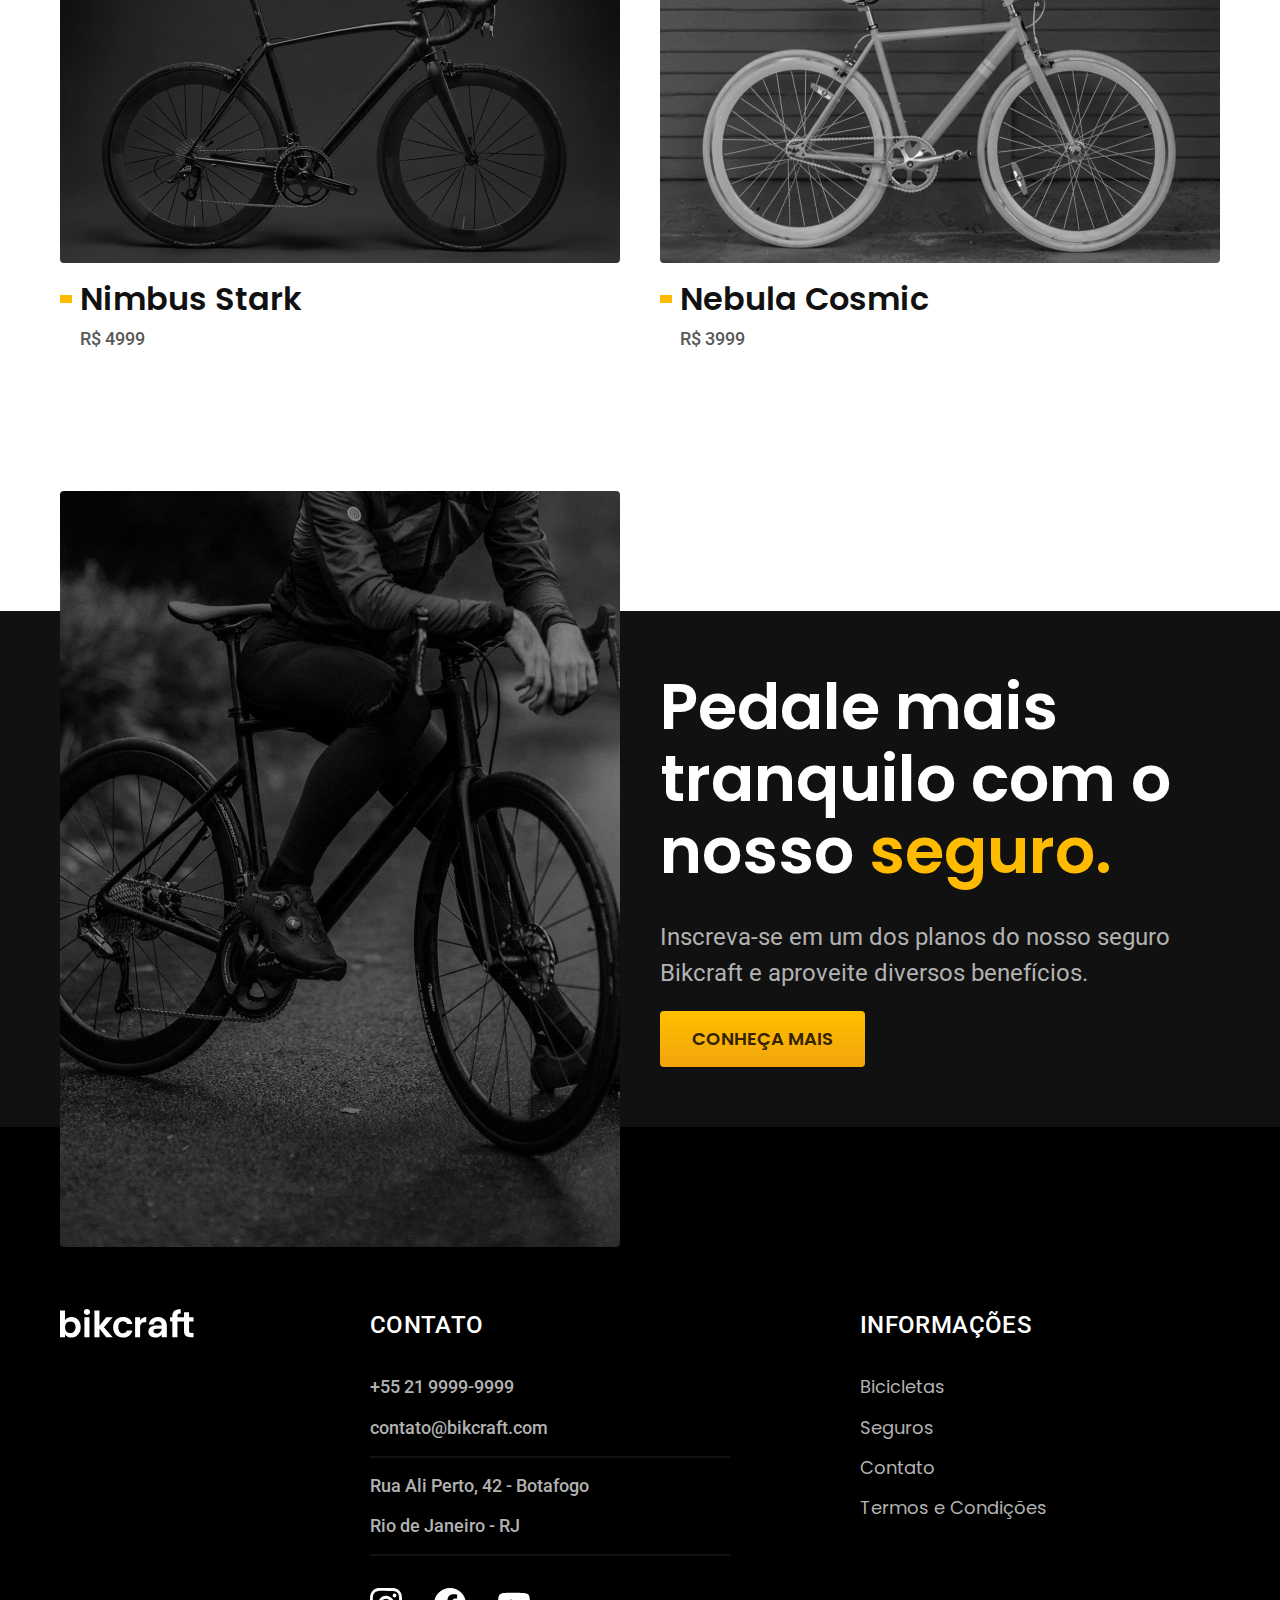
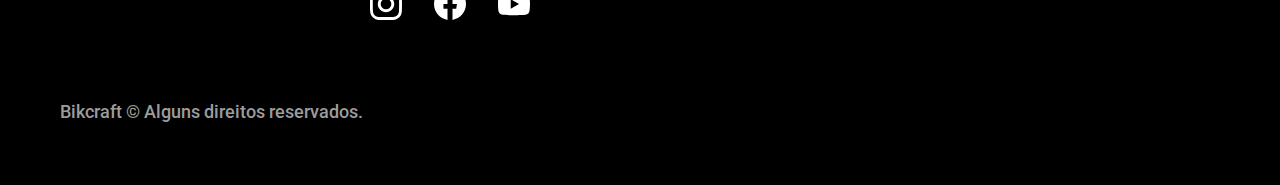
<file: bicicletas/magic.html>
<!DOCTYPE html>
<html lang="pt-br">

<head>
  <meta charset="UTF-8">
  <meta name="viewport" content="width=device-width, initial-scale=1.0">

  <title>Magic | Bikcraft</title>
  <meta name="description" content="Magic.">

  <link rel="icon" href="../img/favicon.svg" type="image/svg+xml">
  <link rel="preload" href="../css/style.min.css" as="style">
  <link rel="stylesheet" href="../css/style.min.css">
  <script>document.documentElement.classList.add('js')</script>

  <link rel="preconnect" href="https://fonts.googleapis.com">
  <link rel="preconnect" href="https://fonts.gstatic.com" crossorigin="">
  <link href="https://fonts.googleapis.com/css2?family=Merriweather:ital,wght@1,900&amp;family=Poppins:wght@400;600&amp;family=Roboto:wght@400;500&amp;display=swap" rel="stylesheet">
</head>

<body id="bicicleta">
  <header class="header-bg">
    <div class="header container">
      <a href="../">
        <img src="../img/bikcraft.svg" alt="Bikcraft">
      </a>

      <nav aria-label="primaria">
        <ul class="header-menu font-1-m cor-0">
          <li><a href="../bicicletas.html">Bicicletas</a></li>
          <li><a href="../seguros.html">Seguros</a></li>
          <li><a href="../contato.html">Contato</a></li>
        </ul>
      </nav>
    </div>
  </header>

  <main class="titulo-bg">
    <div>
      <div class="titulo container">
        <p class="font-2-xl cor-5">R$ 2499</p>
        <h1 class="font-1-xxl cor-0">Magic Might<span class="cor-p1">.</span></h1>
      </div>
    </div>
    <div class="bicicleta container">
      <div class="bicicleta-imagens">
        <img src="../img/bicicleta/nimbus2.jpg" alt="Bicicleta 1">
        <img src="../img/bicicleta/nimbus1.jpg" alt="Bicicleta 2">
        <img src="../img/bicicleta/nimbus3.jpg" alt="Bicicleta 3">
      </div>
      <div class="bicicleta-conteudo">
        <p class="font-2-l cor-5">A Magic Might é a melhor Bikcraft já criada pela nossa equipe. Ela vem equipada com os melhores acessórios, o que garante maior velocidade.</p>
        <div class="bicicleta-comprar">
          <a class="botao" href="../orcamento.html?tipo=bikcraft&produto=magic">Comprar Agora</a>
          <span class="font-1-xs cor-6"><img src="../img/icones/entrega.svg" alt=""> entrega em 5 dias</span>
          <span class="font-1-xs cor-6"><img src="../img/icones/estoque.svg" alt=""> 18 em estoque</span>
        </div>

        <h2 class="font-1-xs cor-0">Informações</h2>
        <ul class="bicicleta-informacoes">
          <li>
            <img src="../img/icones/eletrica.svg" alt="">
            <h3 class="font-1-m cor-0">Motor Elétrico</h3>
            <p class="font-2-xs cor-5">Permite você viajar distâncias inimaginaveis com a sua bike.</p>
          </li>
          <li>
            <img src="../img/icones/velocidade.svg" alt="">
            <h3 class="font-1-m cor-0">45 km/h</h3>
            <p class="font-2-xs cor-5">A mais rápida bicicleta elétrica disponível hoje no mercado.</p>
          </li>
          <li>
            <img src="../img/icones/rastreador.svg" alt="">
            <h3 class="font-1-m cor-0">Rastreador</h3>
            <p class="font-2-xs cor-5">Rastreador e sistema anti-furto para garantir o seu sossego.</p>
          </li>
          <li>
            <img src="../img/icones/carbono.svg" alt="">
            <h3 class="font-1-m cor-0">Fibra de Carbono</h3>
            <p class="font-2-xs cor-5">Maior proteção possível para a sua Bikcraft com fibra de carbono.</p>
          </li>
        </ul>
        <h2 class="font-1-xs cor-0">Ficha Técnica</h2>
        <ul class="bicicleta-ficha font-2-s cor-4">
          <li>Peso <span>9 kg</span></li>
          <li>Altura <span>60 cm</span></li>
          <li>Largura <span>120 cm</span></li>
          <li>Profundidade <span>10 cm</span></li>
          <li>Marchas <span>16</span></li>
          <li>Roda <span>29</span></li>
        </ul>
      </div>
    </div>
  </main>

  <article class="bicicletas-lista container">
    <h2 class="font-1-xxl">escolha a sua<span class="cor-p1">.</span></h2>

    <ul>
      <li>
        <a href="./nimbus.html">
          <img src="../img/bicicletas/nimbus.jpg" alt="Bicicleta preta">
          <h3 class="font-1-xl">Nimbus Stark</h3>
          <span class="font-2-m cor-8">R$ 4999</span>
        </a>
      </li>
      <li>
        <a href="./nebula.html">
          <img src="../img/bicicletas/nebula.jpg" alt="Bicicleta preta">
          <h3 class="font-1-xl">Nebula Cosmic</h3>
          <span class="font-2-m cor-8">R$ 3999</span>
        </a>
      </li>
    </ul>
  </article>

  <article class="seguro-bg">
    <div class="seguro container">
      <div class="seguro-imagem">
        <img src="../img/fotos/seguros.jpg" alt="Pessoa parada em cima de uma bicicleta.">
      </div>
      <div class="seguro-conteudo">
        <h2 class="font-1-xxl cor-0">Pedale mais tranquilo com o nosso <span class="cor-p1">seguro.</span></h2>
        <p class="font-2-l cor-5">Inscreva-se em um dos planos do nosso seguro Bikcraft e aproveite diversos benefícios.</p>
        <a class="botao" href="../seguros.html">Conheça Mais</a>
      </div>
    </div>
  </article>

  <footer class="footer-bg">
    <div class="footer container">
      <img src="../img/bikcraft.svg" alt="Bikcraft">
      <div class="footer-contato">
        <h3 class="font-2-l-b cor-0">Contato</h3>
        <ul class="font-2-m cor-5">
          <li><a href="tel:+552199999999">+55 21 9999-9999</a></li>
          <li><a href="mailto:contato@bikcraft.com">contato@bikcraft.com</a></li>
          <li>Rua Ali Perto, 42 - Botafogo</li>
          <li>Rio de Janeiro - RJ</li>
        </ul>
        <div class="footer-redes">
          <a href="../">
            <img src="../img/redes/instagram.svg" alt="Instagram">
          </a>
          <a href="../">
            <img src="../img/redes/facebook.svg" alt="Facebook">
          </a>
          <a href="../">
            <img src="../img/redes/youtube.svg" alt="Youtube">
          </a>
        </div>
      </div>
      <div class="footer-informacoes">
        <h3 class="font-2-l-b cor-0">Informações</h3>
        <nav>
          <ul class="font-1-m cor-5">
            <li><a href="../bicicletas.html">Bicicletas</a></li>
            <li><a href="../seguros.html">Seguros</a></li>
            <li><a href="../contato.html">Contato</a></li>
            <li><a href="../termos.html">Termos e Condições</a></li>
          </ul>
        </nav>
      </div>
      <p class="footer-copy font-2-m cor-6">Bikcraft © Alguns direitos reservados.</p>
    </div>
  </footer>
  <script src="../js/script.js"></script>
</body>

</html>
</file>
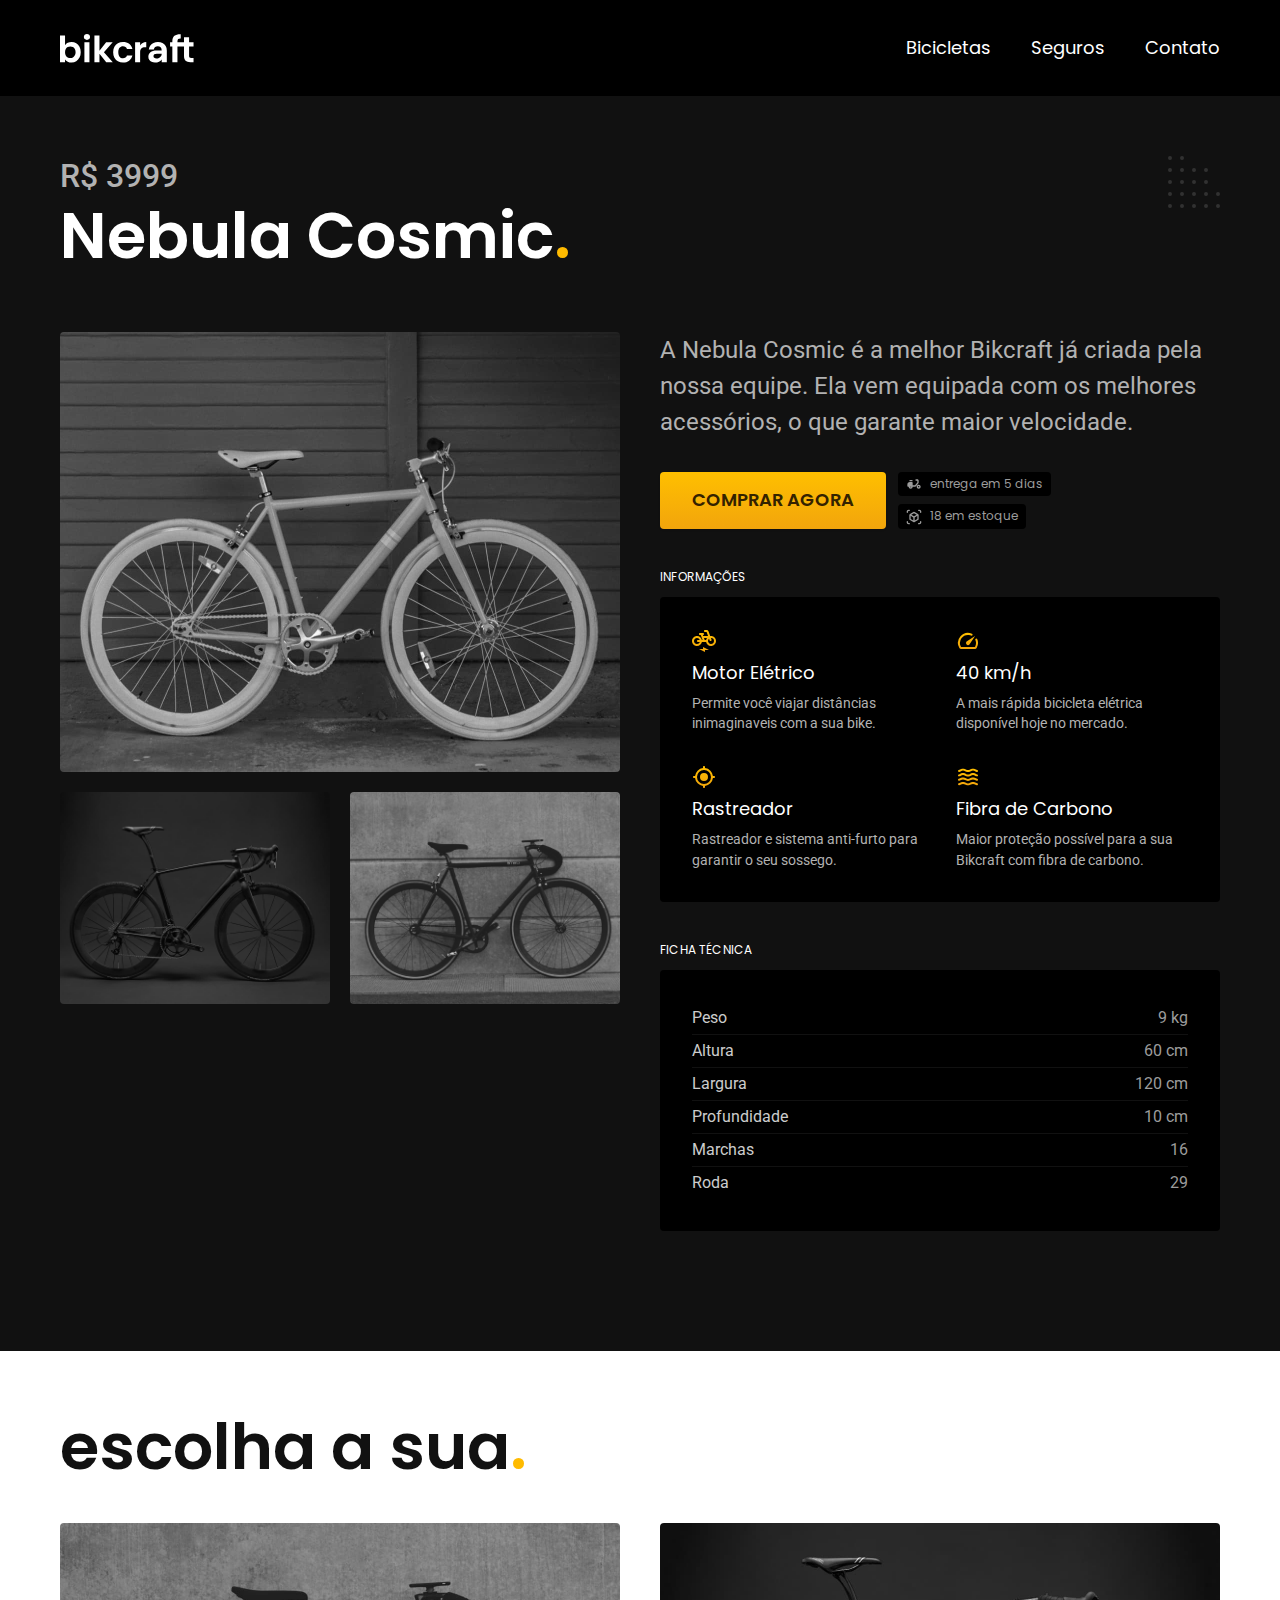
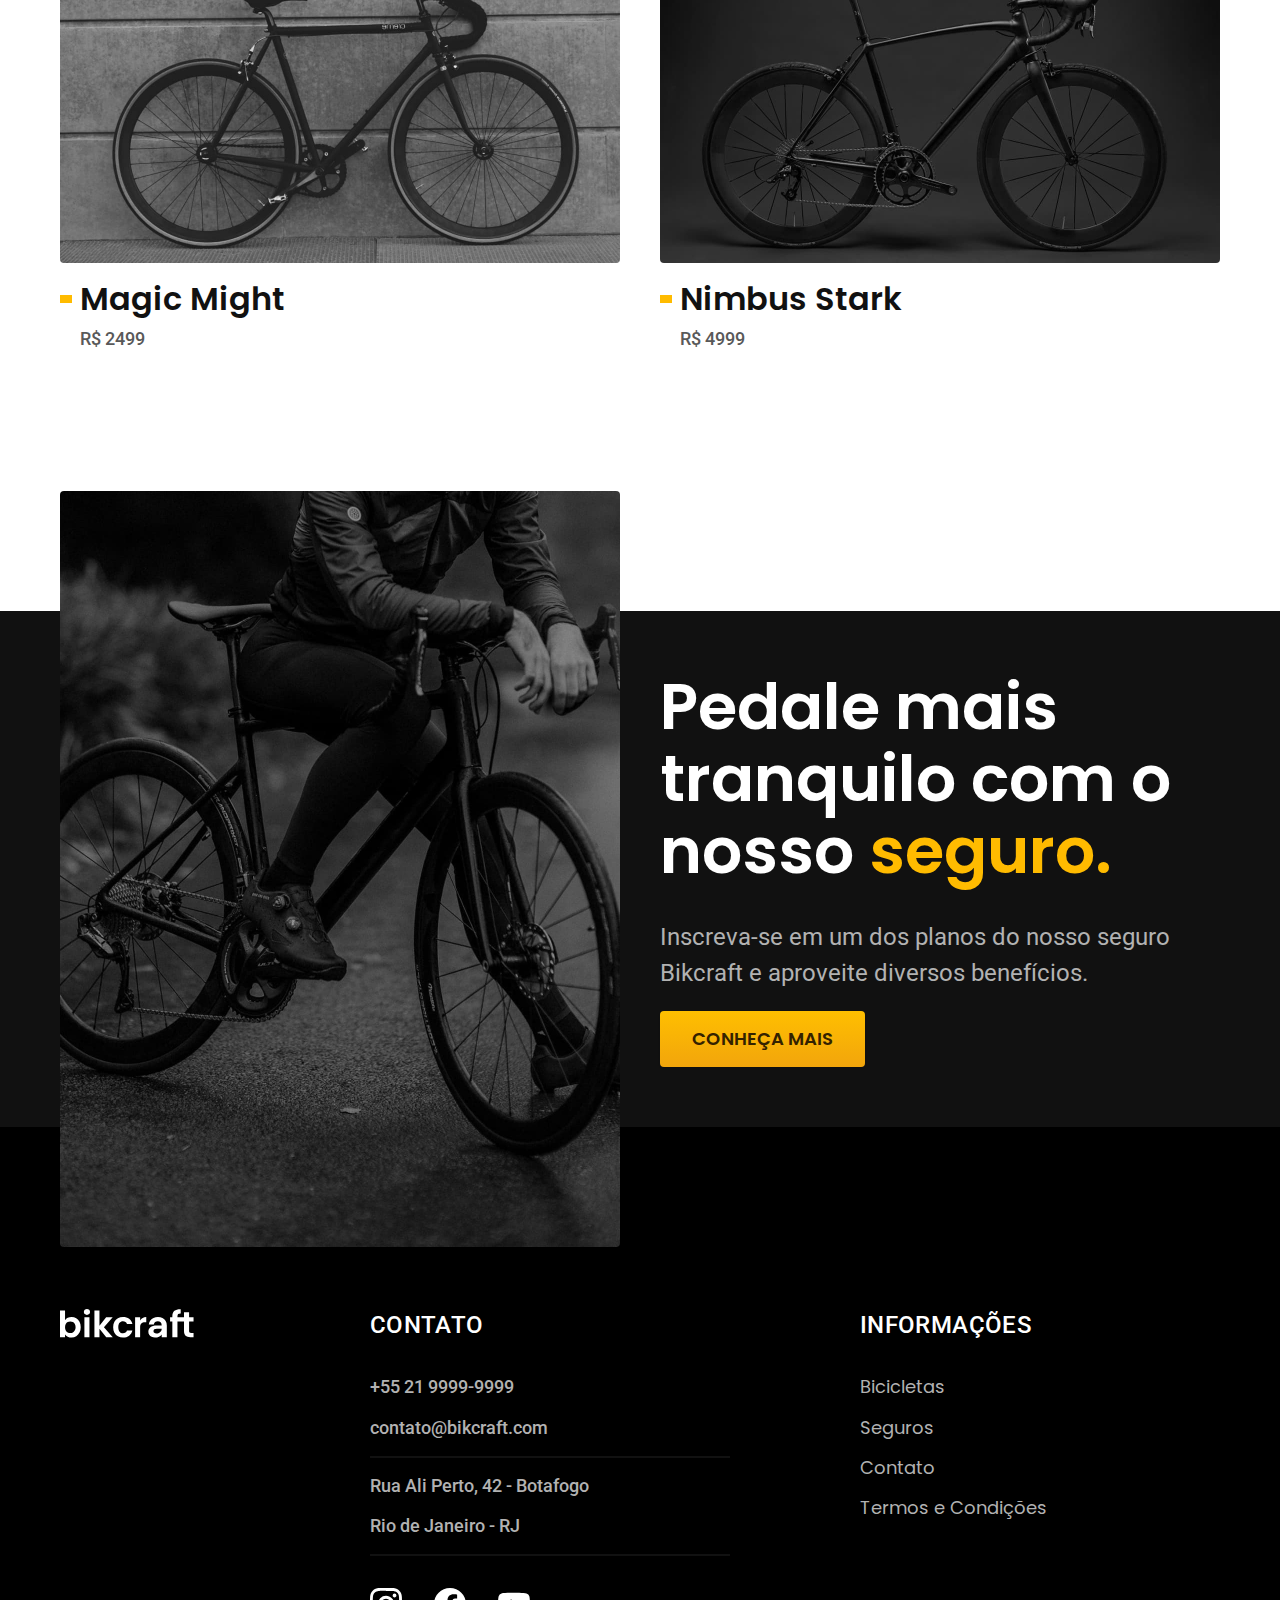
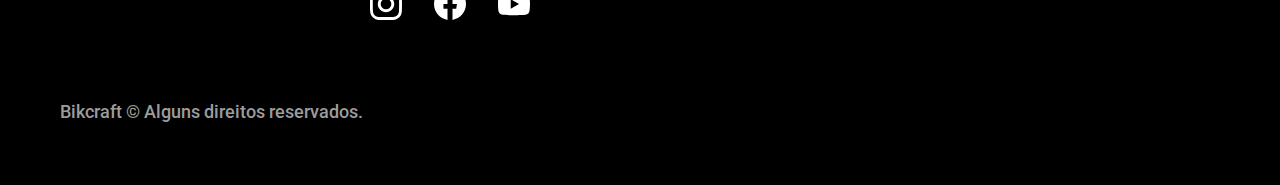
<file: bicicletas/nebula.html>
<!DOCTYPE html>
<html lang="pt-br">

<head>
  <meta charset="UTF-8">
  <meta name="viewport" content="width=device-width, initial-scale=1.0">

  <title>Nebula | Bikcraft</title>
  <meta name="description" content="Nebula.">

  <link rel="icon" href="../img/favicon.svg" type="image/svg+xml">
  <link rel="preload" href="../css/style.min.css" as="style">
  <link rel="stylesheet" href="../css/style.min.css">
  <script>document.documentElement.classList.add('js')</script>

  <link rel="preconnect" href="https://fonts.googleapis.com">
  <link rel="preconnect" href="https://fonts.gstatic.com" crossorigin="">
  <link href="https://fonts.googleapis.com/css2?family=Merriweather:ital,wght@1,900&amp;family=Poppins:wght@400;600&amp;family=Roboto:wght@400;500&amp;display=swap" rel="stylesheet">
</head>

<body id="bicicleta">
  <header class="header-bg">
    <div class="header container">
      <a href="../">
        <img src="../img/bikcraft.svg" alt="Bikcraft">
      </a>

      <nav aria-label="primaria">
        <ul class="header-menu font-1-m cor-0">
          <li><a href="../bicicletas.html">Bicicletas</a></li>
          <li><a href="../seguros.html">Seguros</a></li>
          <li><a href="../contato.html">Contato</a></li>
        </ul>
      </nav>
    </div>
  </header>

  <main class="titulo-bg">
    <div>
      <div class="titulo container">
        <p class="font-2-xl cor-5">R$ 3999</p>
        <h1 class="font-1-xxl cor-0">Nebula Cosmic<span class="cor-p1">.</span></h1>
      </div>
    </div>
    <div class="bicicleta container">
      <div class="bicicleta-imagens">
        <img src="../img/bicicleta/nimbus3.jpg" alt="Bicicleta 1">
        <img src="../img/bicicleta/nimbus1.jpg" alt="Bicicleta 2">
        <img src="../img/bicicleta/nimbus2.jpg" alt="Bicicleta 3">
      </div>
      <div class="bicicleta-conteudo">
        <p class="font-2-l cor-5">A Nebula Cosmic é a melhor Bikcraft já criada pela nossa equipe. Ela vem equipada com os melhores acessórios, o que garante maior velocidade.</p>
        <div class="bicicleta-comprar">
          <a class="botao" href="../orcamento.html?tipo=bikcraft&produto=nebula">Comprar Agora</a>
          <span class="font-1-xs cor-6"><img src="../img/icones/entrega.svg" alt=""> entrega em 5 dias</span>
          <span class="font-1-xs cor-6"><img src="../img/icones/estoque.svg" alt=""> 18 em estoque</span>
        </div>

        <h2 class="font-1-xs cor-0">Informações</h2>
        <ul class="bicicleta-informacoes">
          <li>
            <img src="../img/icones/eletrica.svg" alt="">
            <h3 class="font-1-m cor-0">Motor Elétrico</h3>
            <p class="font-2-xs cor-5">Permite você viajar distâncias inimaginaveis com a sua bike.</p>
          </li>
          <li>
            <img src="../img/icones/velocidade.svg" alt="">
            <h3 class="font-1-m cor-0">40 km/h</h3>
            <p class="font-2-xs cor-5">A mais rápida bicicleta elétrica disponível hoje no mercado.</p>
          </li>
          <li>
            <img src="../img/icones/rastreador.svg" alt="">
            <h3 class="font-1-m cor-0">Rastreador</h3>
            <p class="font-2-xs cor-5">Rastreador e sistema anti-furto para garantir o seu sossego.</p>
          </li>
          <li>
            <img src="../img/icones/carbono.svg" alt="">
            <h3 class="font-1-m cor-0">Fibra de Carbono</h3>
            <p class="font-2-xs cor-5">Maior proteção possível para a sua Bikcraft com fibra de carbono.</p>
          </li>
        </ul>
        <h2 class="font-1-xs cor-0">Ficha Técnica</h2>
        <ul class="bicicleta-ficha font-2-s cor-4">
          <li>Peso <span>9 kg</span></li>
          <li>Altura <span>60 cm</span></li>
          <li>Largura <span>120 cm</span></li>
          <li>Profundidade <span>10 cm</span></li>
          <li>Marchas <span>16</span></li>
          <li>Roda <span>29</span></li>
        </ul>
      </div>
    </div>
  </main>

  <article class="bicicletas-lista container">
    <h2 class="font-1-xxl">escolha a sua<span class="cor-p1">.</span></h2>

    <ul>
      <li>
        <a href="./magic.html">
          <img src="../img/bicicletas/magic.jpg" alt="Bicicleta preta">
          <h3 class="font-1-xl">Magic Might</h3>
          <span class="font-2-m cor-8">R$ 2499</span>
        </a>
      </li>
      <li>
        <a href="./nimbus.html">
          <img src="../img/bicicletas/nimbus.jpg" alt="Bicicleta preta">
          <h3 class="font-1-xl">Nimbus Stark</h3>
          <span class="font-2-m cor-8">R$ 4999</span>
        </a>
      </li>
    </ul>
  </article>

  <article class="seguro-bg">
    <div class="seguro container">
      <div class="seguro-imagem">
        <img src="../img/fotos/seguros.jpg" alt="Pessoa parada em cima de uma bicicleta.">
      </div>
      <div class="seguro-conteudo">
        <h2 class="font-1-xxl cor-0">Pedale mais tranquilo com o nosso <span class="cor-p1">seguro.</span></h2>
        <p class="font-2-l cor-5">Inscreva-se em um dos planos do nosso seguro Bikcraft e aproveite diversos benefícios.</p>
        <a class="botao" href="../seguros.html">Conheça Mais</a>
      </div>
    </div>
  </article>

  <footer class="footer-bg">
    <div class="footer container">
      <img src="../img/bikcraft.svg" alt="Bikcraft">
      <div class="footer-contato">
        <h3 class="font-2-l-b cor-0">Contato</h3>
        <ul class="font-2-m cor-5">
          <li><a href="tel:+552199999999">+55 21 9999-9999</a></li>
          <li><a href="mailto:contato@bikcraft.com">contato@bikcraft.com</a></li>
          <li>Rua Ali Perto, 42 - Botafogo</li>
          <li>Rio de Janeiro - RJ</li>
        </ul>
        <div class="footer-redes">
          <a href="../">
            <img src="../img/redes/instagram.svg" alt="Instagram">
          </a>
          <a href="../">
            <img src="../img/redes/facebook.svg" alt="Facebook">
          </a>
          <a href="../">
            <img src="../img/redes/youtube.svg" alt="Youtube">
          </a>
        </div>
      </div>
      <div class="footer-informacoes">
        <h3 class="font-2-l-b cor-0">Informações</h3>
        <nav>
          <ul class="font-1-m cor-5">
            <li><a href="../bicicletas.html">Bicicletas</a></li>
            <li><a href="../seguros.html">Seguros</a></li>
            <li><a href="../contato.html">Contato</a></li>
            <li><a href="../termos.html">Termos e Condições</a></li>
          </ul>
        </nav>
      </div>
      <p class="footer-copy font-2-m cor-6">Bikcraft © Alguns direitos reservados.</p>
    </div>
  </footer>
  <script src="../js/script.js"></script>
</body>

</html>
</file>
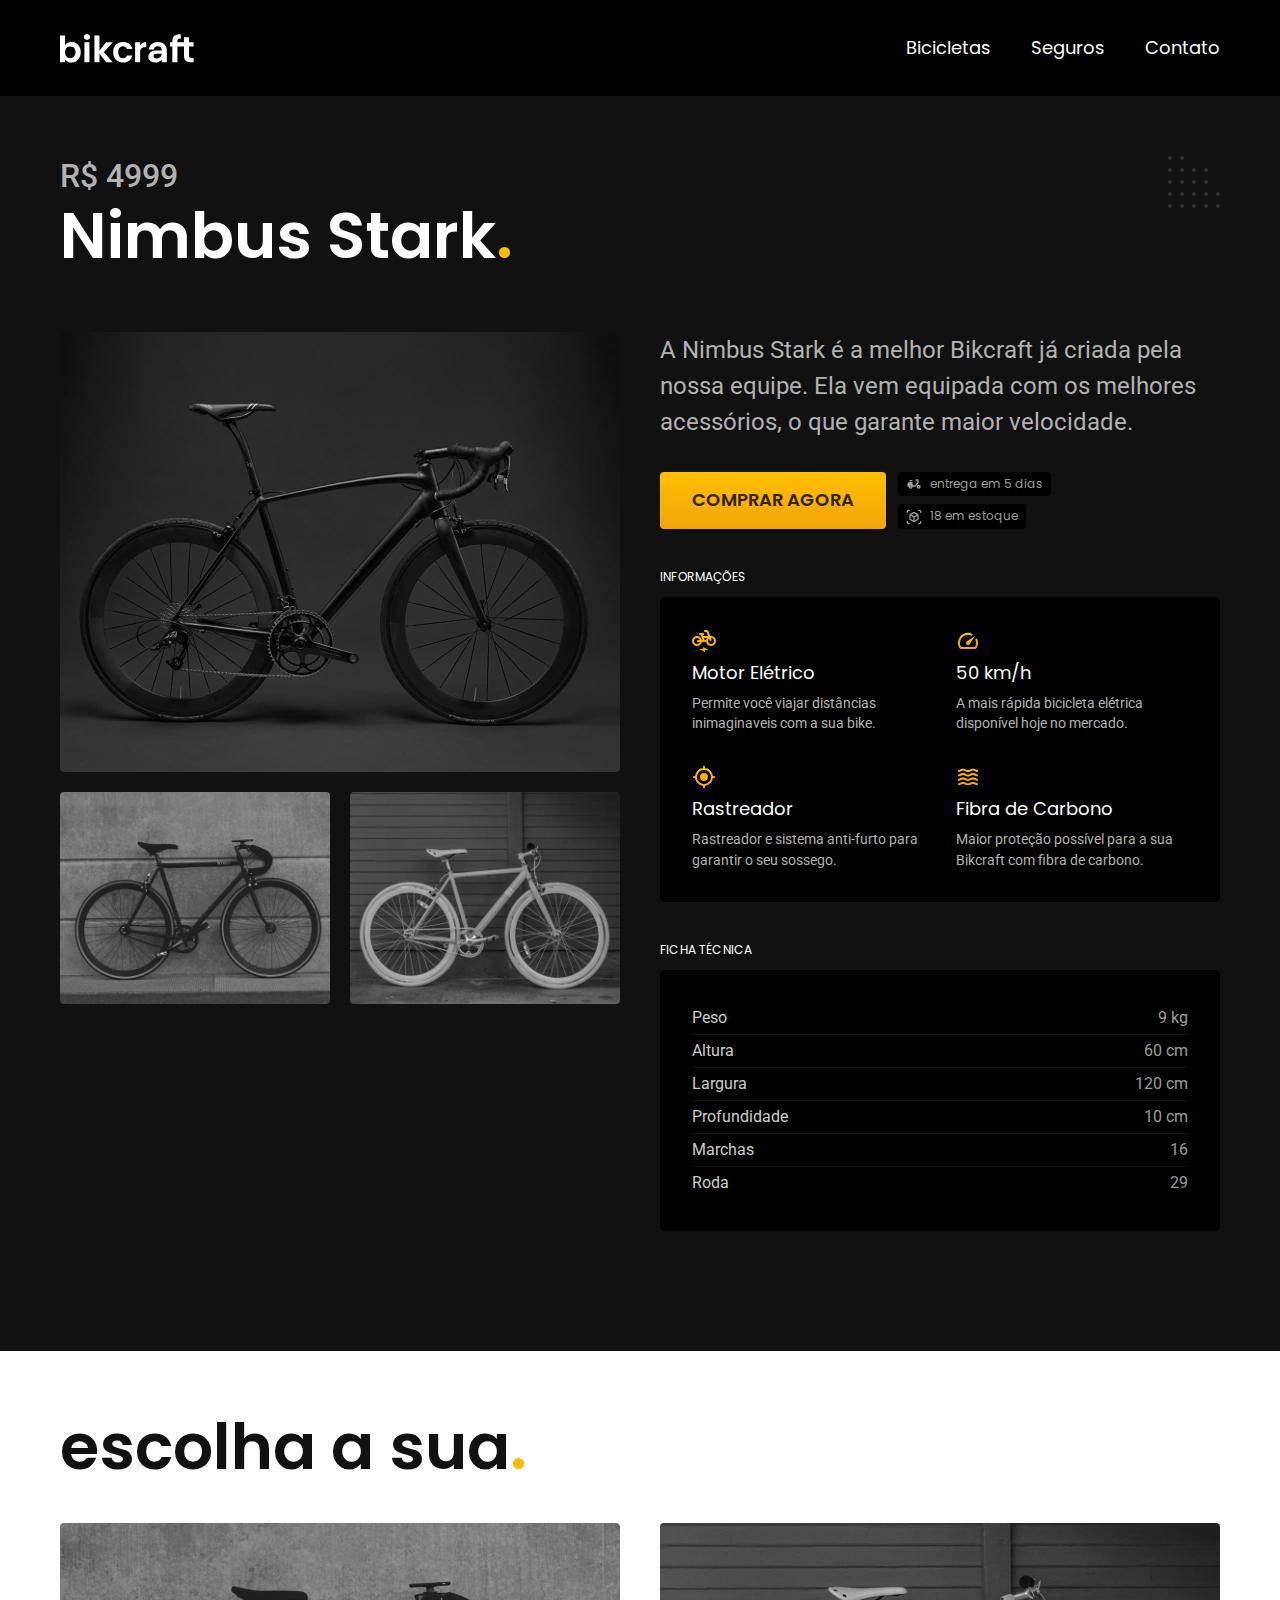
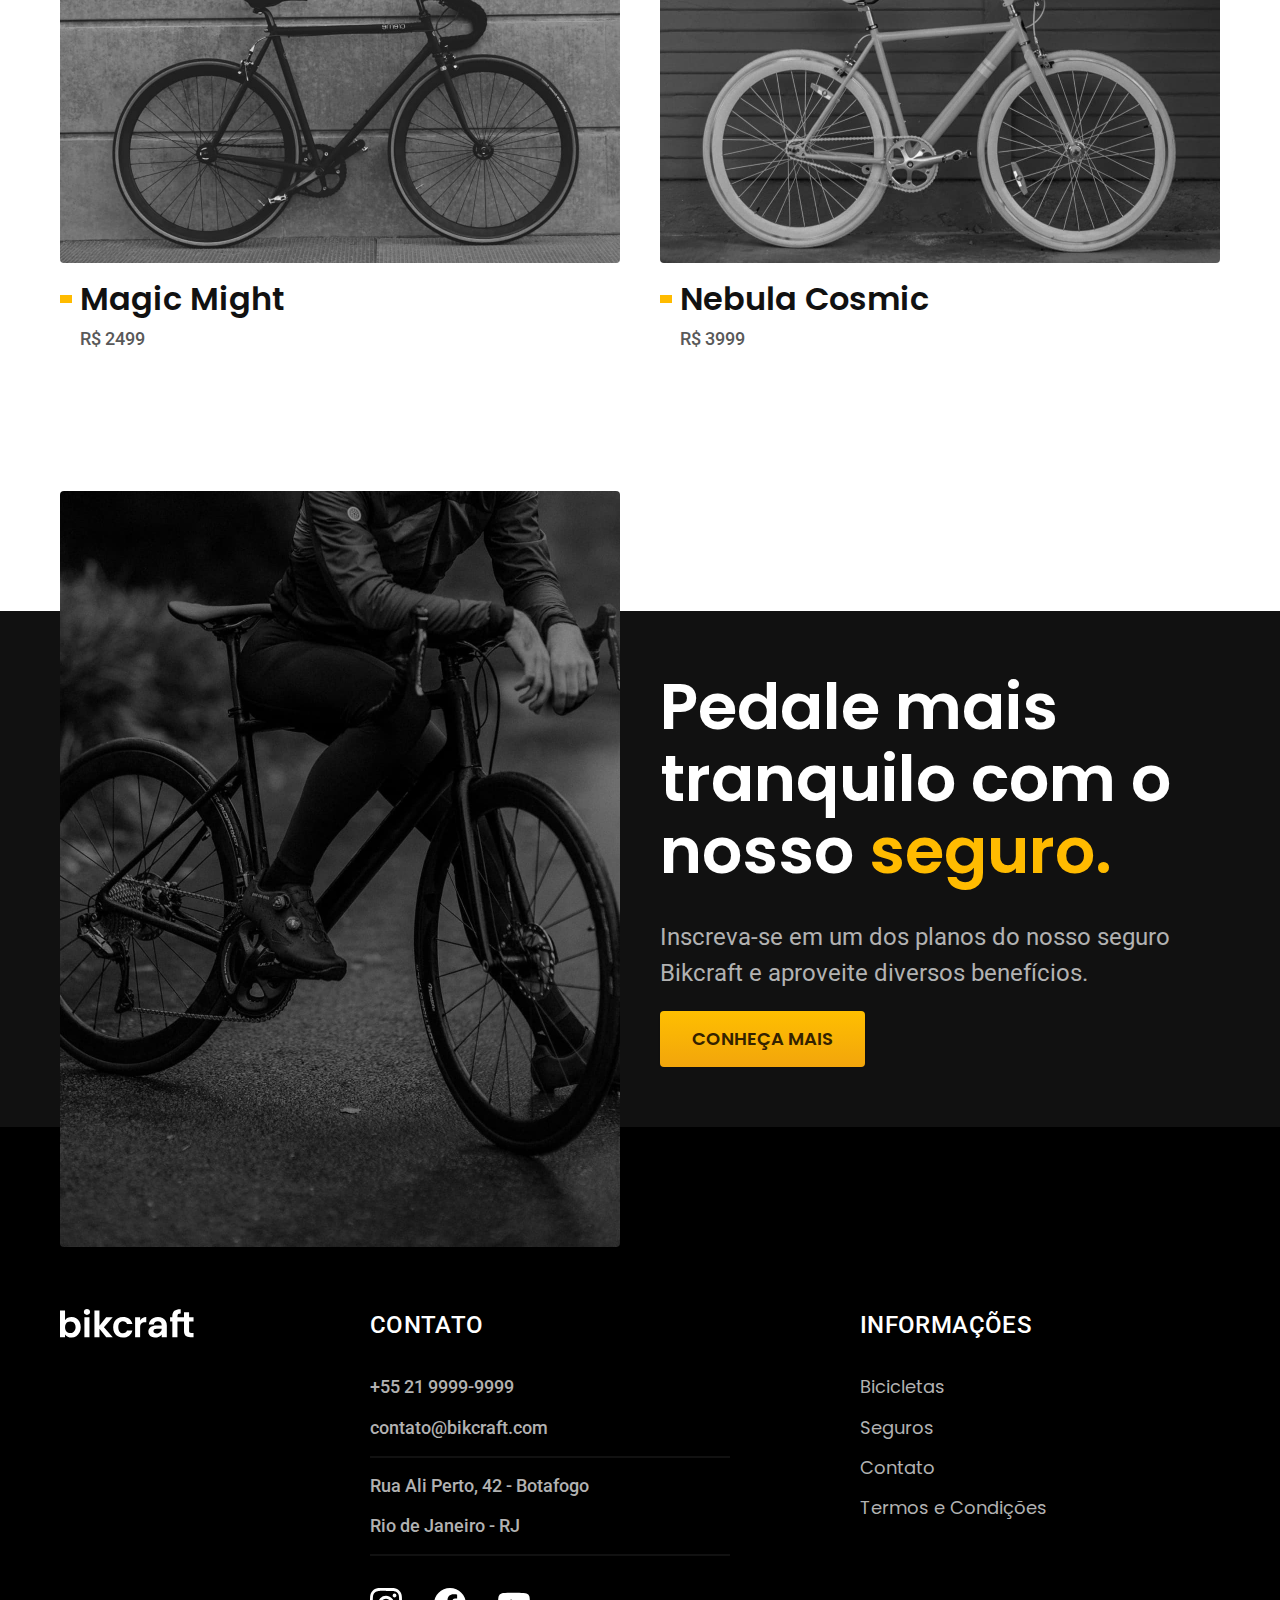
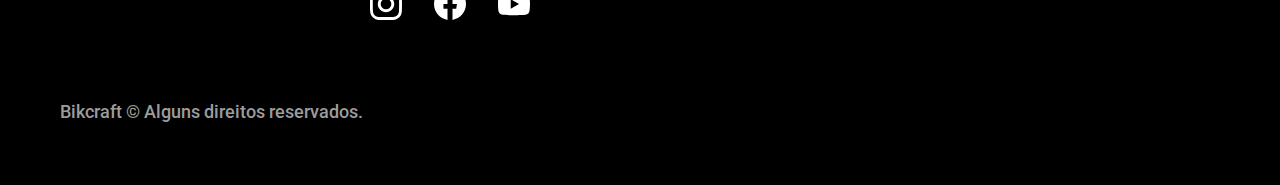
<file: bicicletas/nimbus.html>
<!DOCTYPE html>
<html lang="pt-br">

<head>
  <meta charset="UTF-8">
  <meta name="viewport" content="width=device-width, initial-scale=1.0">

  <title>Nimbus | Bikcraft</title>
  <meta name="description" content="Nimbus.">

  <link rel="icon" href="../img/favicon.svg" type="image/svg+xml">
  <link rel="preload" href="../css/style.min.css" as="style">
  <link rel="stylesheet" href="../css/style.min.css">
  <script>document.documentElement.classList.add('js')</script>

  <link rel="preconnect" href="https://fonts.googleapis.com">
  <link rel="preconnect" href="https://fonts.gstatic.com" crossorigin="">
  <link href="https://fonts.googleapis.com/css2?family=Merriweather:ital,wght@1,900&amp;family=Poppins:wght@400;600&amp;family=Roboto:wght@400;500&amp;display=swap" rel="stylesheet">
</head>

<body id="bicicleta">
  <header class="header-bg">
    <div class="header container">
      <a href="../">
        <img src="../img/bikcraft.svg" alt="Bikcraft">
      </a>

      <nav aria-label="primaria">
        <ul class="header-menu font-1-m cor-0">
          <li><a href="../bicicletas.html">Bicicletas</a></li>
          <li><a href="../seguros.html">Seguros</a></li>
          <li><a href="../contato.html">Contato</a></li>
        </ul>
      </nav>
    </div>
  </header>

  <main class="titulo-bg">
    <div>
      <div class="titulo container">
        <p class="font-2-xl cor-5">R$ 4999</p>
        <h1 class="font-1-xxl cor-0">Nimbus Stark<span class="cor-p1">.</span></h1>
      </div>
    </div>
    <div class="bicicleta container">
      <div class="bicicleta-imagens">
        <img src="../img/bicicleta/nimbus1.jpg" alt="Bicicleta 1">
        <img src="../img/bicicleta/nimbus2.jpg" alt="Bicicleta 2">
        <img src="../img/bicicleta/nimbus3.jpg" alt="Bicicleta 3">
      </div>
      <div class="bicicleta-conteudo">
        <p class="font-2-l cor-5">A Nimbus Stark é a melhor Bikcraft já criada pela nossa equipe. Ela vem equipada com os melhores acessórios, o que garante maior velocidade.</p>
        <div class="bicicleta-comprar">
          <a class="botao" href="../orcamento.html?tipo=bikcraft&produto=nimbus">Comprar Agora</a>
          <span class="font-1-xs cor-6"><img src="../img/icones/entrega.svg" alt=""> entrega em 5 dias</span>
          <span class="font-1-xs cor-6"><img src="../img/icones/estoque.svg" alt=""> 18 em estoque</span>
        </div>

        <h2 class="font-1-xs cor-0">Informações</h2>
        <ul class="bicicleta-informacoes">
          <li>
            <img src="../img/icones/eletrica.svg" alt="">
            <h3 class="font-1-m cor-0">Motor Elétrico</h3>
            <p class="font-2-xs cor-5">Permite você viajar distâncias inimaginaveis com a sua bike.</p>
          </li>
          <li>
            <img src="../img/icones/velocidade.svg" alt="">
            <h3 class="font-1-m cor-0">50 km/h</h3>
            <p class="font-2-xs cor-5">A mais rápida bicicleta elétrica disponível hoje no mercado.</p>
          </li>
          <li>
            <img src="../img/icones/rastreador.svg" alt="">
            <h3 class="font-1-m cor-0">Rastreador</h3>
            <p class="font-2-xs cor-5">Rastreador e sistema anti-furto para garantir o seu sossego.</p>
          </li>
          <li>
            <img src="../img/icones/carbono.svg" alt="">
            <h3 class="font-1-m cor-0">Fibra de Carbono</h3>
            <p class="font-2-xs cor-5">Maior proteção possível para a sua Bikcraft com fibra de carbono.</p>
          </li>
        </ul>
        <h2 class="font-1-xs cor-0">Ficha Técnica</h2>
        <ul class="bicicleta-ficha font-2-s cor-4">
          <li>Peso <span>9 kg</span></li>
          <li>Altura <span>60 cm</span></li>
          <li>Largura <span>120 cm</span></li>
          <li>Profundidade <span>10 cm</span></li>
          <li>Marchas <span>16</span></li>
          <li>Roda <span>29</span></li>
        </ul>
      </div>
    </div>
  </main>

  <article class="bicicletas-lista container">
    <h2 class="font-1-xxl">escolha a sua<span class="cor-p1">.</span></h2>

    <ul>
      <li>
        <a href="./magic.html">
          <img src="../img/bicicletas/magic.jpg" alt="Bicicleta preta">
          <h3 class="font-1-xl">Magic Might</h3>
          <span class="font-2-m cor-8">R$ 2499</span>
        </a>
      </li>
      <li>
        <a href="./nebula.html">
          <img src="../img/bicicletas/nebula.jpg" alt="Bicicleta preta">
          <h3 class="font-1-xl">Nebula Cosmic</h3>
          <span class="font-2-m cor-8">R$ 3999</span>
        </a>
      </li>
    </ul>
  </article>

  <article class="seguro-bg">
    <div class="seguro container">
      <div class="seguro-imagem">
        <img src="../img/fotos/seguros.jpg" alt="Pessoa parada em cima de uma bicicleta.">
      </div>
      <div class="seguro-conteudo">
        <h2 class="font-1-xxl cor-0">Pedale mais tranquilo com o nosso <span class="cor-p1">seguro.</span></h2>
        <p class="font-2-l cor-5">Inscreva-se em um dos planos do nosso seguro Bikcraft e aproveite diversos benefícios.</p>
        <a class="botao" href="../seguros.html">Conheça Mais</a>
      </div>
    </div>
  </article>

  <footer class="footer-bg">
    <div class="footer container">
      <img src="../img/bikcraft.svg" alt="Bikcraft">
      <div class="footer-contato">
        <h3 class="font-2-l-b cor-0">Contato</h3>
        <ul class="font-2-m cor-5">
          <li><a href="tel:+552199999999">+55 21 9999-9999</a></li>
          <li><a href="mailto:contato@bikcraft.com">contato@bikcraft.com</a></li>
          <li>Rua Ali Perto, 42 - Botafogo</li>
          <li>Rio de Janeiro - RJ</li>
        </ul>
        <div class="footer-redes">
          <a href="../">
            <img src="../img/redes/instagram.svg" alt="Instagram">
          </a>
          <a href="../">
            <img src="../img/redes/facebook.svg" alt="Facebook">
          </a>
          <a href="../">
            <img src="../img/redes/youtube.svg" alt="Youtube">
          </a>
        </div>
      </div>
      <div class="footer-informacoes">
        <h3 class="font-2-l-b cor-0">Informações</h3>
        <nav>
          <ul class="font-1-m cor-5">
            <li><a href="../bicicletas.html">Bicicletas</a></li>
            <li><a href="../seguros.html">Seguros</a></li>
            <li><a href="../contato.html">Contato</a></li>
            <li><a href="../termos.html">Termos e Condições</a></li>
          </ul>
        </nav>
      </div>
      <p class="footer-copy font-2-m cor-6">Bikcraft © Alguns direitos reservados.</p>
    </div>
  </footer>
  <script src="../js/script.js"></script>
</body>

</html>
</file>
<file: css/style.min.css>
body{margin:0;font-family:Arial,Helvetica,sans-serif;color:#111}blockquote,dd,h1,h2,h3,h4,p,ul{margin:0}ul{padding:0;list-style:none}a{text-decoration:none;color:inherit}img{max-width:100%;height:auto;display:block}img[src$=".jpg"]{border-radius:4px}.font-1-xs{font:400 0.75rem/1.35 Poppins,sans-serif}.font-2-xs{font:400 0.875rem/1.43 Roboto,sans-serif}.font-1-s{font:400 1rem/1.5 Poppins,sans-serif}.font-2-s{font:400 1rem/1.5 Roboto,sans-serif}.font-1-m,.font-1-m-b{font:400 1.125rem/1.35 Poppins,sans-serif}.font-1-m-b{font-weight:600}.font-2-m{font:500 1.125rem/1.35 Roboto,sans-serif}.font-1-l{font:400 1.5rem/1.5 Poppins,sans-serif}.font-2-l,.font-2-l-b{font:400 1.5rem/1.5 Roboto,sans-serif}.font-2-l-b{font-weight:500;letter-spacing:.015em;text-transform:uppercase}.font-1-xl{font:600 2rem/1.25 Poppins,sans-serif}.font-2-xl{font:500 2rem/1.25 Roboto,sans-serif}.font-1-xxl{font:600 4rem/1.125 Poppins,sans-serif}@media (max-width:1200px){.font-1-xxl{font-size:3rem}.font-2-l,.font-2-l-b{font-size:1.125rem}}@media (max-width:800px){.font-1-xxl{font-size:2rem}.font-1-xl,.font-2-xl{font-size:1.5rem}}:root{--cor-0:#ffffff;--cor-1:#f7f7f7;--cor-2:#ededed;--cor-3:#dedede;--cor-4:#cccccc;--cor-5:#b2b2b2;--cor-6:#9c9c9c;--cor-7:#717171;--cor-8:#595959;--cor-9:#404040;--cor-10:#2e2e2e;--cor-11:#111111;--cor-12:#000000;--cor-p1:#ffbb00;--cor-p2:#e4a30b;--cor-p3:#a66f00;--cor-p4:#664400;--cor-p5:#332200}.cor-0{color:var(--cor-0)}.cor-1{color:var(--cor-1)}.cor-2{color:var(--cor-2)}.cor-3{color:var(--cor-3)}.cor-4{color:var(--cor-4)}.cor-5{color:var(--cor-5)}.cor-6{color:var(--cor-6)}.cor-7{color:var(--cor-7)}.cor-8{color:var(--cor-8)}.cor-9{color:var(--cor-9)}.cor-10{color:var(--cor-10)}.cor-11{color:var(--cor-11)}.cor-12{color:var(--cor-12)}.cor-p1{color:var(--cor-p1)}.cor-p2{color:var(--cor-p2)}.cor-p3{color:var(--cor-p3)}.cor-p4{color:var(--cor-p4)}.cor-p5{color:var(--cor-p5)}.header-bg{background-color:var(--cor-12)}.header{display:flex;flex-wrap:wrap;gap:20px;justify-content:space-between;align-items:center;padding-top:20px;padding-bottom:20px}.header-menu{display:flex;flex-wrap:wrap;gap:40px}.header-menu a{display:inline-block;padding:16px 0;position:relative}.header-menu a:after{content:"";display:block;height:2px;width:0;background:var(--cor-0);margin-top:4px;transition:.3s;position:absolute}.header-menu a.ativo::after,.header-menu a:hover::after{width:100%}@media (max-width:800px){.header-menu{gap:20px}.header-menu a{background:var(--cor-11);padding:12px 16px;border-radius:4px}.header-menu a:hover{background-color:var(--cor-10)}.header a:after{display:none}}@media (max-width:600px){.header-menu{gap:12px}.header-menu a{padding:8px 12px;font-size:14px}}.footer-bg{background-color:var(--cor-12)}.footer{display:grid;grid-template-columns:3fr 5fr 4fr;gap:40px;padding-top:60px;padding-bottom:60px}.footer h3{margin-bottom:32px}.footer-contato ul{margin-bottom:32px}.footer-contato li:nth-child(2n):after{content:"";display:block;max-width:360px;height:2px;background:var(--cor-11);margin-top:16px}.footer li{margin-bottom:16px}.footer-redes{display:flex;gap:32px}.footer a:hover{color:var(--cor-0)}.footer-copy{grid-column:1/-1;margin-top:40px}@media (max-width:800px){.footer>img{display:none}.footer{grid-template-columns:1fr 1fr}}@media (max-width:600px){.footer{grid-template-columns:1fr;gap:60px}.footer-copy{margin-top:0}}.container{box-sizing:border-box;max-width:1200px;padding-left:20px;padding-right:20px;margin-left:auto;margin-right:auto}.botao{display:inline-block;padding:16px 32px;background:linear-gradient(#ffbf00,#f2a50c);border-radius:4px;box-shadow:0 1px 2px rgba(0,0,0,.1);text-transform:uppercase;color:var(--cor-p5);font:600 1.125rem/1.35 Poppins,sans-serif;max-width:max-content;border:none;cursor:pointer}.botao:hover{background:linear-gradient(#ffb60d,#e59317)}.botao.secundario{background:var(--cor-10);color:var(--cor-2)}.botao.secundario:hover{background:var(--cor-9)}.botao.seta{display:flex;align-items:center}.botao.seta::after{content:"";display:inline-block;width:18px;height:10px;margin-left:12px;background:url("../img/icones/seta.svg");transition:transform .2s}.botao.seta:hover::after{transform:translateX(4px)}@media (max-width:600px){.botao{padding:12px 16px;font-size:1rem}}.link{display:inline-block;color:var(--cor-p1);font:500 1.5rem/1.5 Poppins,sans-serif;text-transform:uppercase}.link::after{content:"";display:block;width:100%;height:4px;background-color:currentColor}.link:hover{color:var(--cor-0)}.titulo-bg{padding-top:60px;padding-bottom:60px;background-color:var(--cor-11)}.titulo{background:url("../img/dec/top-right.svg") no-repeat top right 20px}.titulo p{margin-bottom:4px}@media (max-width:800px){.titulo-bg{padding-top:40px;padding-bottom:40px}.titulo p{font-size:1rem;text-transform:lowercase;font-weight:400}}.form{display:grid;grid-template-columns:1fr 1fr;gap:20px}.form label{display:block;font:400 1rem/1.5 Poppins,sans-serif;margin-bottom:4px}.form .col-2{grid-column:span 2}.form input[type=email],.form input[type=text],.form textarea{font:400 1rem/1.5 Roboto,sans-serif;background:var(--cor-1);border:1px solid var(--cor-2);padding:12px;border-radius:4px;width:100%;box-sizing:border-box}.form input[type=email]:focus,.form input[type=text]:focus,.form textarea:focus{outline:0;border-color:var(--cor-p1);background:var(--cor-0);box-shadow:0 0 0 2px #fea}@media (max-width:600px){.form{grid-template-columns:1fr}.form .col-2{grid-column:1}}.js .fadeInDown{transform:translate3d(0,-20px,0)}.js .fadeInUp{transform:translate3d(0,20px,0)}.js .fadeInRight{transform:translate3d(20px,0,0)}.js .fadeInLeft{transform:translate3d(-20px,0,0)}.js [data-anime]{opacity:0}.js .anime{opacity:1;transform:none;transition:transform .8s,opacity .8s}.introducao-bg{background:var(--cor-12) url("../img/dec/bottom-left.svg") no-repeat bottom 160px left 20px;box-shadow:inset 0 -120px var(--cor-0)}.introducao{display:grid;grid-template-columns:1fr 1fr;gap:0 40px}.introducao-conteudo{align-self:end;padding-bottom:200px}.introducao img{width:100%;height:100%;object-fit:cover;border-radius:4px}.introducao h1{margin-bottom:32px}.introducao p{margin-bottom:20px}@media (max-width:800px){.introducao-bg{background:var(--cor-11);padding-top:40px;box-shadow:inset 0 -60px #fff}.introducao{grid-template-columns:1fr;gap:32px}.introducao-conteudo{padding-bottom:0}.introducao h1{margin-bottom:16px}.introducao img{height:300px;width:100%}}.tecnologia-bg{background-color:var(--cor-11);box-shadow:inset 0 80px var(--cor-0),inset 0 -80px var(--cor-0)}.tecnologia{display:grid;grid-template-columns:1fr 1fr;gap:40px}.tecnologia-imagem img{width:100%;height:100%;object-fit:cover;object-position:left}.tecnologia-conteudo{padding-top:160px;padding-bottom:160px}.tecnologia-conteudo>span{display:block;margin-bottom:20px}.tecnologia-conteudo h2{margin-bottom:32px}.tecnologia-conteudo>p{margin-bottom:20px}.tecnologia a{margin-bottom:80px}.tecnologia-vantagens{display:flex;gap:40px}.tecnologia-vantagens h3{margin-bottom:8px;width:max-content}.tecnologia-vantagens img{width:24px;margin-bottom:8px}@media (max-width:800px){.tecnologia-bg{box-shadow:initial}.tecnologia{grid-template-columns:1fr}.tecnologia-conteudo{padding-top:60px;padding-bottom:60px}.tecnologia-imagem{display:none}.tecnologia a{margin-bottom:60px}}@media (max-width:600px){.tecnologia-vantagens{flex-direction:column}}.parceiros{padding-top:60px;padding-bottom:120px}.parceiros h2{margin-bottom:60px}.parceiros ul{padding:0 20px;max-width:1400px;display:grid;grid-template-columns:repeat(4,1fr);margin:0 auto}.parceiros li{display:flex;padding:32px;border-left:2px solid var(--cor-2)}.parceiros img{margin:auto}.parceiros li:first-child,.parceiros li:nth-child(5){border-left:none}.parceiros li:nth-child(n+5){border-top:2px solid var(--cor-2)}@media (max-width:800px){.parceiros{padding-bottom:60px}.parceiros h2{margin-bottom:20px}.parceiros ul{grid-template-columns:repeat(2,1fr)}.parceiros li:nth-child(n+3){border-top:2px solid var(--cor-2)}.parceiros li:nth-child(odd){border-left:none}}.depoimento{display:grid;grid-template-columns:1fr 1fr;background-color:var(--cor-p1);overflow:hidden}.depoimento img{width:100%;height:100%;object-fit:cover;border-radius:0}.depoimento-conteudo{padding:40px 40px 80px 80px;align-self:end;background:url("../img/dec/bottom-right-p.svg") no-repeat bottom 40px right 40px}.depoimento-conteudo p{max-width:32ch;font-family:Merriweather,serif;font-style:italic;font-weight:900;margin-bottom:32px;position:relative}.depoimento p::after,.depoimento p::before{font-size:5rem;color:var(--cor-p2);position:absolute}.depoimento p::before{content:"“";left:-50px;top:-20px}.depoimento p::after{content:"”"}@media (min-width:1200px){.depoimento img{max-height:520px}}@media (max-width:800px){.depoimento{grid-template-columns:1fr;text-align:center}.depoimento img{max-height:200px}.depoimento-conteudo{padding:40px 20px;margin:auto}}.bicicletas-lista{padding-top:60px;padding-bottom:120px}.bicicletas-lista h2{margin-bottom:40px}.bicicletas-lista ul{display:flex;gap:40px;padding:0 20px 20px 20px;max-width:1400px;margin-left:auto;margin-right:auto;overflow-x:auto}#bicicleta .bicicletas-lista ul{padding:0 0 20px 0}.bicicletas-lista li{flex:1;min-width:280px}.bicicletas-lista a{display:block}.bicicletas-lista img{margin-bottom:16px}.bicicletas-lista h3{margin-bottom:8px;display:flex;align-items:center}.bicicletas-lista h3::before{content:"";display:inline-block;height:8px;width:12px;margin-right:8px;background-color:var(--cor-p1);transition:width .2s}.bicicletas-lista a:hover h3::before{width:24px}.bicicletas-lista li span{padding-left:20px}@media (max-width:800px){.bicicletas-lista{padding-bottom:60px}.bicicletas-lista ul{gap:20px}}.bicicletas-bg{background:linear-gradient(to right,var(--cor-0) 30%,var(--cor-11) 0)}.bicicletas{display:grid;grid-template-columns:1fr 1fr;gap:40px;padding-top:60px;padding-bottom:60px;background:url("../img/dec/top-right.svg") no-repeat top 40px right 20px}.bicicletas-imagem{display:grid}.bicicletas-imagem img{grid-area:1/1}.bicicletas-imagem span{grid-area:1/1;place-self:start end;margin-top:20px;background:var(--cor-12);display:inline-block;padding:8px 16px 8px 8px;border-radius:4px 0 0 4px}.bicicletas-conteudo{display:grid;grid-template-columns:1fr auto;align-content:start}.bicicletas h2,.bicicletas p{grid-column:1/-1}.bicicletas h2{margin-bottom:20px}.bicicletas h2::before{content:"";display:block;width:12px;height:8px;background-color:var(--cor-p1);margin-bottom:8px}.bicicletas p{margin-bottom:32px}.bicicletas a{place-self:end}.bicicletas li{display:flex;align-items:center}.bicicletas ul{display:grid;gap:16px}.bicicletas-conteudo img{width:24px;margin-right:8px}@media (max-width:800px){.bicicletas-bg{background:var(--cor-11)}.bicicletas{grid-template-columns:1fr;gap:20px;padding-top:40px;padding-bottom:40px}}@media (max-width:600px){.bicicletas-conteudo{grid-template-columns:1fr}.bicicletas ul{font-size:1rem;grid-template-columns:1fr 1fr;margin-bottom:32px}.bicicletas a{place-self:start}}.bicicleta{display:grid;grid-template-columns:1fr 1fr;align-items:start;gap:40px;padding-top:60px;padding-bottom:60px}#bicicleta .titulo p{text-transform:uppercase}.bicicleta-imagens{display:flex;flex-wrap:wrap;gap:20px}.bicicleta-imagens img{flex:1;min-width:200px}.bicicleta-imagens img:first-child{min-width:100%}.bicicleta-conteudo>p{margin-bottom:32px}.bicicleta-comprar{display:grid;grid-template-columns:max-content auto;align-items:center;justify-items:start;gap:8px 12px;margin-bottom:40px}.bicicleta-comprar a{grid-row:span 2}.bicicleta-comprar span{display:flex;align-items:center;background-color:var(--cor-12);gap:8px;padding:4px 8px;border-radius:4px}.bicicleta-conteudo h2{text-transform:uppercase;letter-spacing:.015em;margin-bottom:12px}.bicicleta-ficha,.bicicleta-informacoes{padding:32px;background-color:var(--cor-12);border-radius:4px}.bicicleta-informacoes{margin-bottom:40px;display:grid;grid-template-columns:1fr 1fr;gap:32px}.bicicleta-informacoes img{width:24px;margin-bottom:8px}.bicicleta-informacoes h3{margin-bottom:8px}.bicicleta-ficha li{padding:4px 0;display:flex;justify-content:space-between;border-bottom:1px solid var(--cor-11)}.bicicleta-ficha li:last-child{border-bottom:none}.bicicleta-ficha span{color:var(--cor-6)}@media (max-width:800px){.bicicleta{grid-template-columns:1fr;padding-top:40px;padding-bottom:40px}.bicicleta-imagens{grid-row:2}}@media (max-width:400px){.bicicleta-informacoes{grid-template-columns:1fr}.bicicleta-comprar{grid-template-columns:1fr}}.seguro-bg{background-color:var(--cor-11);box-shadow:inset 0 120px var(--cor-0),inset 0 -120px var(--cor-12)}.seguro{display:grid;grid-template-columns:1fr 1fr;gap:40px}.seguro-imagem img{width:100%;height:100%;object-fit:cover}.seguro-conteudo{padding-top:180px;padding-bottom:180px}.seguro h2{margin-bottom:32px}.seguro p{margin-bottom:20px}@media (max-width:800px){.seguro-bg{box-shadow:inset 0 -60px var(--cor-12)}.seguro{grid-template-columns:1fr}.seguro-conteudo{grid-row:1;padding-top:40px;padding-bottom:0}}.seguros-bg{background:var(--cor-11)}.seguros{padding-top:60px;padding-bottom:60px;display:grid;grid-template-columns:1fr 1fr;gap:40px;align-items:center}#seguros .seguros{padding-top:0}.seguros h2{grid-column:1/-1}.seguros-item{background-color:var(--cor-12);padding:32px 32px 32px 60px;display:grid;grid-template-columns:1fr auto;border-radius:4px}.seguros-item h3{margin-bottom:40px}.seguros-item span{grid-column:2;display:block;text-align:right}.seguros-item ul{grid-column:1/-1;margin-bottom:32px}.seguros-item li{display:flex;align-items:center;position:relative}.seguros-item li+li{margin-top:20px}.seguros-item li::before{content:"";display:inline-block;width:13px;height:9px;background-image:url("../img/icones/lista.svg");position:absolute;left:-21px}.seguros-item a{grid-column:1/-1}@media (max-width:800px){.seguros{grid-template-columns:1fr}}.vantagens-bg{background-color:var(--cor-12)}.vantagens{padding-top:120px;padding-bottom:120px}.vantagens h2{margin-bottom:60px}.vantagens ul{display:grid;grid-template-columns:repeat(auto-fit,minmax(280px,max-content));gap:40px 80px}.vantagens h3,.vantagens img{margin-bottom:8px}@media (max-width:800px){.vantagens{padding-top:60px;padding-bottom:60px}.vantagens h2{margin-bottom:40px}.vantagens ul{gap:20px}}.perguntas{padding-top:120px;padding-bottom:120px}.perguntas h2{margin-bottom:60px}.perguntas dl>div{padding:20px;border-radius:4px}.perguntas dl>div:nth-child(odd){background-color:var(--cor-1)}.perguntas button{display:grid;grid-template-columns:auto 1fr auto;align-items:center;width:100%;gap:8px;cursor:pointer;background:0 0;border:none;text-align:left}.perguntas button::before{content:"";display:inline-block;width:12px;height:8px;background-color:var(--cor-p1)}.perguntas button::after{content:"";display:inline-block;width:14px;height:6px;background:url("../img/icones/seta-abrir.svg");transition:.3s}.perguntas button:hover::after,.perguntas button[aria-expanded=true]::after{transform:rotate(180deg)}.js .perguntas dd{display:none}.js .perguntas dd.ativa{display:block}.perguntas dd{padding-left:20px;padding-top:16px;max-width:80ch}@media (max-width:800px){.perguntas{padding-top:60px;padding-bottom:60px}.perguntas h2{margin-bottom:40px}}#contato{background:linear-gradient(var(--cor-11) 600px,var(--cor-1) 0)}.contato{display:grid;grid-template-columns:5fr 7fr}.contato-dados,.contato-formulario{padding:60px;box-shadow:0 1px 2px rgba(0,0,0,.1)}.contato-dados{border-radius:5px 0 0 5px;background:var(--cor-12) url("../img/dec/bottom-left.svg") no-repeat bottom 20px left 20px}.contato-formulario{border-radius:0 5px 5px 0;background:var(--cor-0) url("../img/dec/bottom-right.svg") no-repeat bottom 20px right 20px}.contato-dados h2{margin-bottom:60px}.contato-endereco{margin-bottom:32px;padding-left:28px;background:url("../img/icones/local.svg") no-repeat 0 2px}.contato-endereco p{margin-bottom:8px}.contato-meios a{display:block;max-width:max-content;margin-bottom:8px;padding-left:28px}.contato-meios a:hover{color:var(--cor-0)}.contato-meios a:first-child{background:url("../img/icones/email.svg") no-repeat 0 2px}.contato-meios a:nth-child(2){margin-bottom:32px}.contato-meios a:nth-child(3){background:url("../img/icones/telefone.svg") no-repeat 0 2px;margin-bottom:60px}.contato-redes{display:flex;gap:32px;padding-left:28px}@media (max-width:800px){.contato{grid-template-columns:1fr}.contato-dados,.contato-formulario{padding:20px}.contato-dados{border-radius:5px 5px 0 0;background:var(--cor-12)}.contato-formulario{border-radius:0 0 5px 5px}.contato-dados h2,.contato-meios a:nth-child(3){margin-bottom:32px}.contato-redes{margin-bottom:12px}}.lojas{display:grid;grid-template-columns:1fr 1fr;gap:0 40px;padding-top:120px;padding-bottom:120px}.lojas h2{grid-column:1/-1;margin-bottom:60px}.lojas img{border-radius:4px 4px 0 0}.lojas-item{border-radius:4px;background:var(--cor-0);box-shadow:0 1px 2px rgba(0,0,0,.1)}.lojas-conteudo{display:grid;grid-template-columns:1fr 1fr;gap:32px 16px;padding:32px}.lojas-conteudo h3,.lojas-tempo{grid-column:1/-1}.lojas-dados{display:grid;gap:8px;border-left:2px solid var(--cor-2);padding-left:12px}.lojas-tempo{display:flex;align-items:center;gap:8px}@media (max-width:800px){.lojas{gap:20px;padding-top:60px;padding-bottom:60px}.lojas h2{margin-bottom:32px}.lojas-conteudo{grid-template-columns:1fr}}@media (max-width:600px){.lojas{grid-template-columns:1fr}}#orcamento{background:linear-gradient(var(--cor-11) 600px,var(--cor-1) 0)}.orcamento{display:grid;grid-template-columns:5fr 7fr;padding-bottom:120px}.orcamento h2{text-transform:uppercase;position:relative;display:flex;align-items:center}.orcamento h2::before{content:"";display:inline-block;width:4px;height:8px;background-color:var(--cor-p1);position:absolute;left:-12px}.orcamento-dados,.orcamento-produto{padding:60px;box-shadow:0 1px 2px rgba(0,0,0,.1)}.orcamento-produto{border-radius:5px 0 0 5px;background:var(--cor-12) url("../img/dec/bottom-left.svg") no-repeat bottom 20px left 20px;display:grid;grid-template-columns:1fr 1fr;gap:20px;align-content:start}.orcamento-produto>*{grid-column:1/-1}.orcamento-produto>label{grid-column:initial}.orcamento-produto label{font:400 1rem/1.5 Poppins,sans-serif;color:var(--cor-4);background-color:var(--cor-10);padding:12px 16px;border-radius:4px;cursor:pointer;display:grid;grid-template-columns:auto 1fr auto;align-items:center;border:1px solid var(--cor-10)}.orcamento-produto input:checked+label{background:var(--cor-0);color:var(--cor-11)}.orcamento-produto label::before{content:"";display:inline-block;box-sizing:border-box;width:12px;height:12px;border:1px solid var(--cor-6);border-radius:50%;margin-right:8px}.orcamento-produto input:checked+label::before{border-color:var(--cor-7);box-shadow:inset 0 0 0 3px var(--cor-0),inset 0 0 0 6px var(--cor-7)}.orcamento-produto label:hover{background-color:var(--cor-9);border-color:var(--cor-9)}.orcamento-produto input:focus+label{box-shadow:0 0 0 2px var(--cor-p1);border-color:var(--cor-12)}.orcamento-produto label span{display:none}.orcamento-produto input:checked+label span{display:inline-block}.orcamento-produto input{opacity:0;position:absolute;pointer-events:none}.orcamento-dados{border-radius:0 5px 5px 0;background:var(--cor-0) url("../img/dec/bottom-right.svg") no-repeat bottom 20px right 20px}.orcamento-conteudo{display:none}.orcamento-conteudo h2,.orcamento-dados h2:nth-of-type(n+2){margin-top:20px}#bikcraft:checked~#orcamento-bikcraft,#seguro:checked~#orcamento-seguro{display:grid;gap:20px}.orcamento-detalhes{display:none;background:var(--cor-0);padding:20px;grid-template-columns:1fr 1fr;border-radius:4px;align-items:center}.orcamento-detalhes li{display:flex;align-items:center;margin-bottom:8px}.orcamento-detalhes li img{width:16px;margin-right:8px}.orcamento-produto input:checked+label+.orcamento-detalhes{display:grid}@media (max-width:1200px){.orcamento-dados,.orcamento-produto{padding:32px}}@media (max-width:800px){.orcamento{grid-template-columns:1fr}.orcamento-produto{border-radius:5px 5px 0 0;background:var(--cor-12)}.orcamento-dados{border-radius:0 0 5px 5px}}@media (max-width:400px){.orcamento-produto{grid-template-columns:1fr}}.termos{padding-top:80px;padding-bottom:80px}.termos h2{font-weight:600;margin-bottom:20px}.termos p+h2{margin-top:40px}.termos p{max-width:75ch;margin-bottom:24px}
</file>
